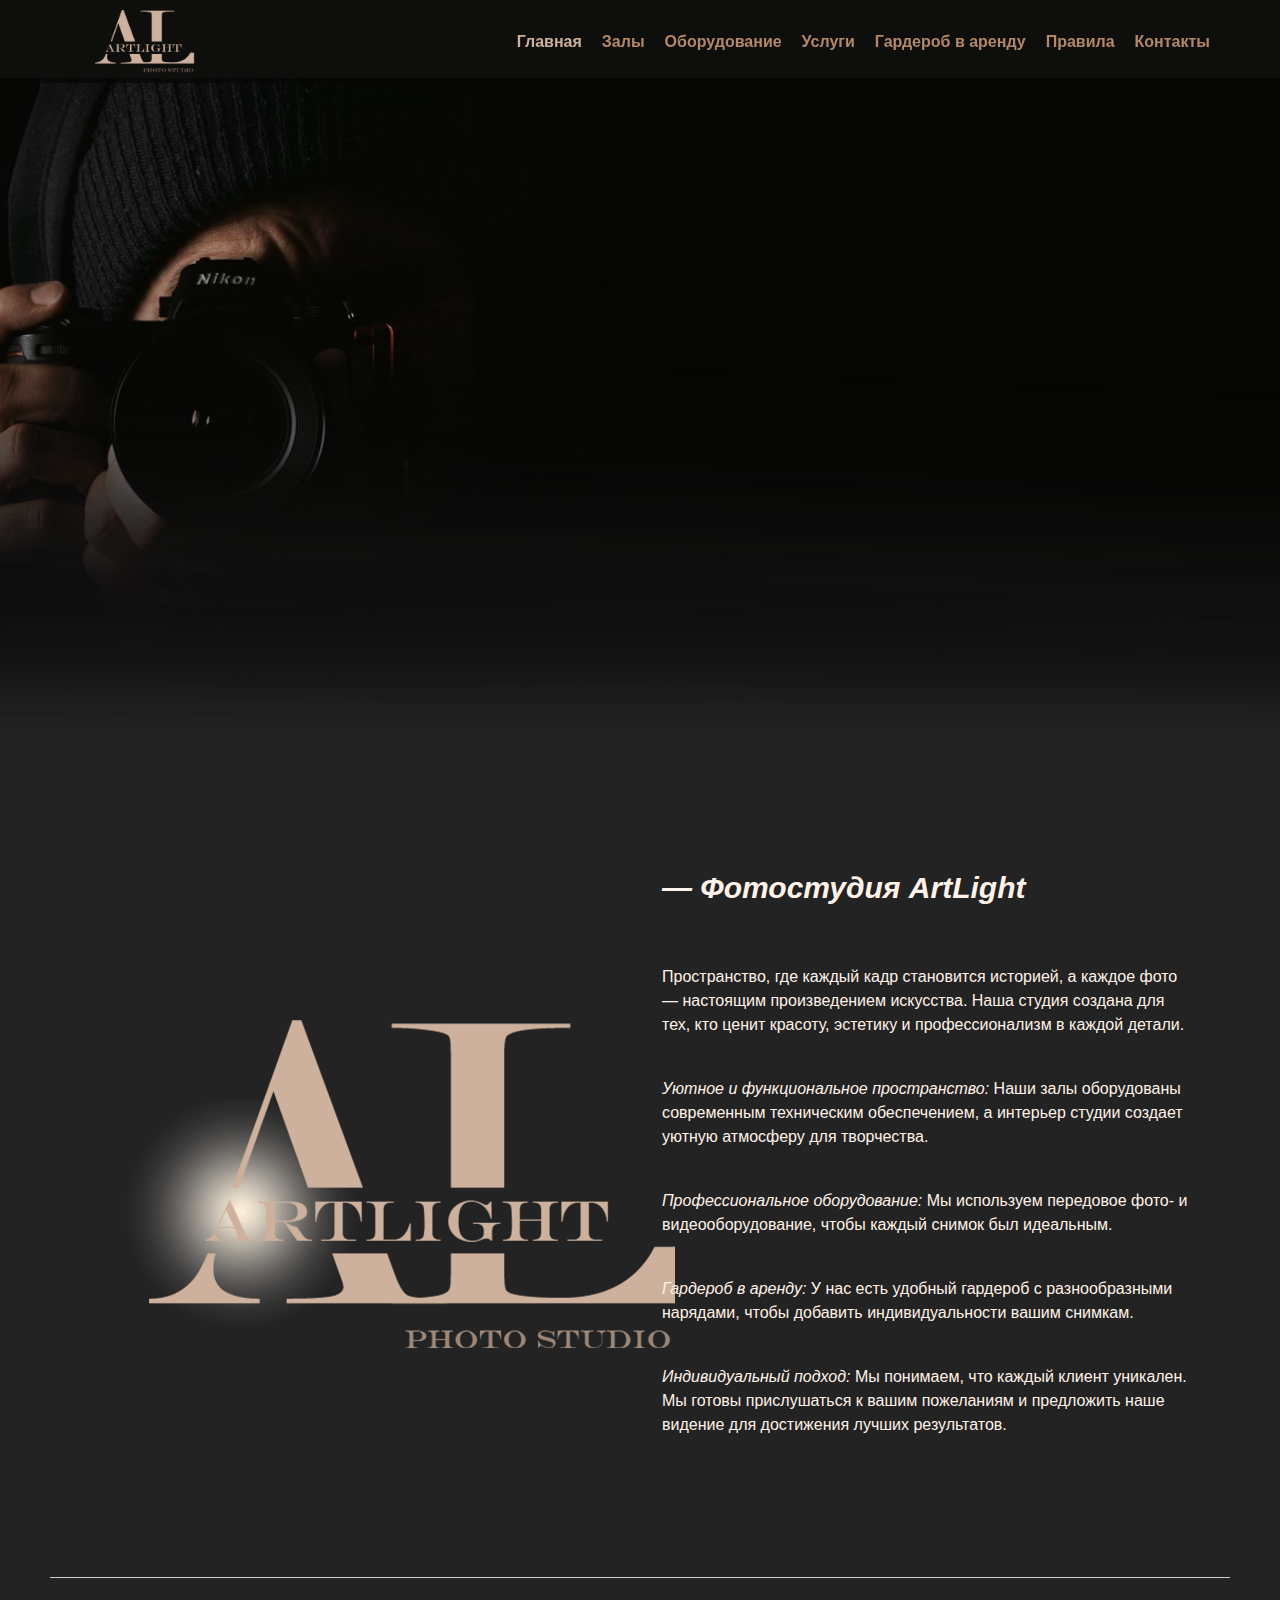
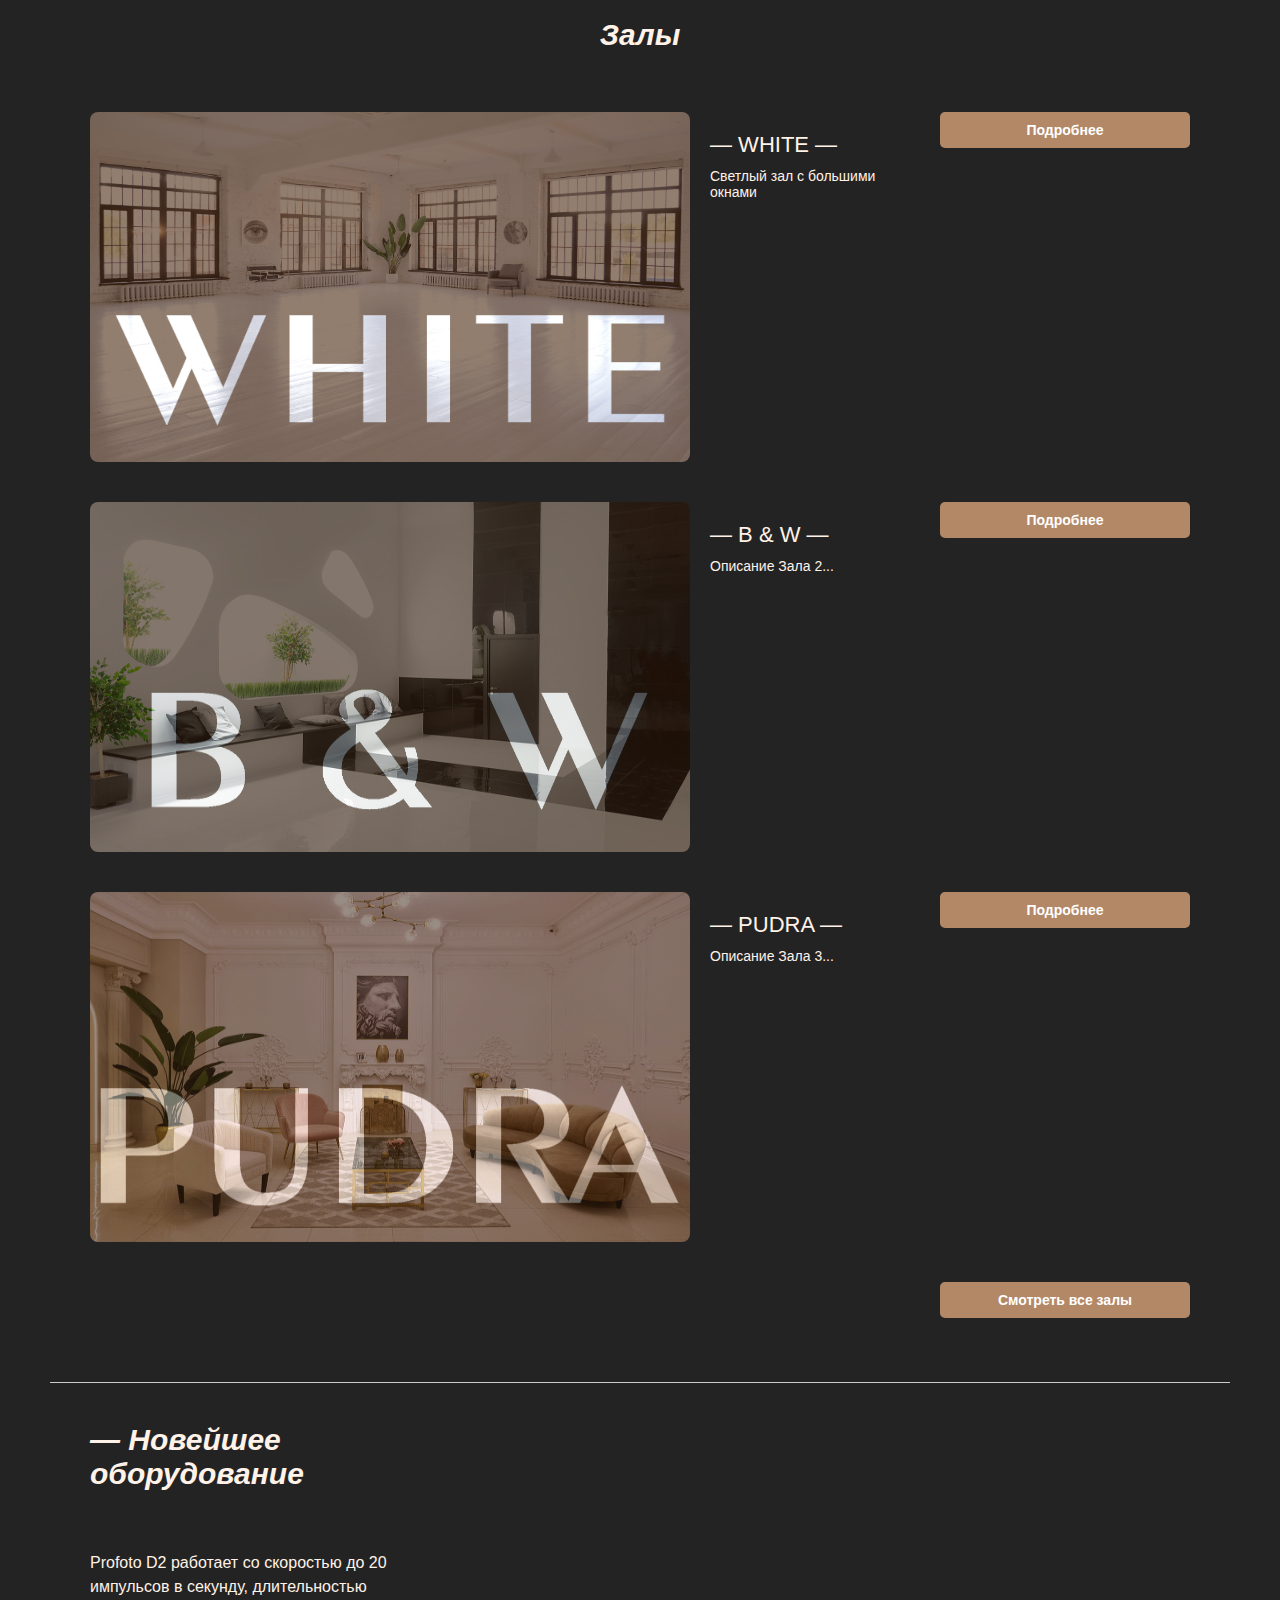
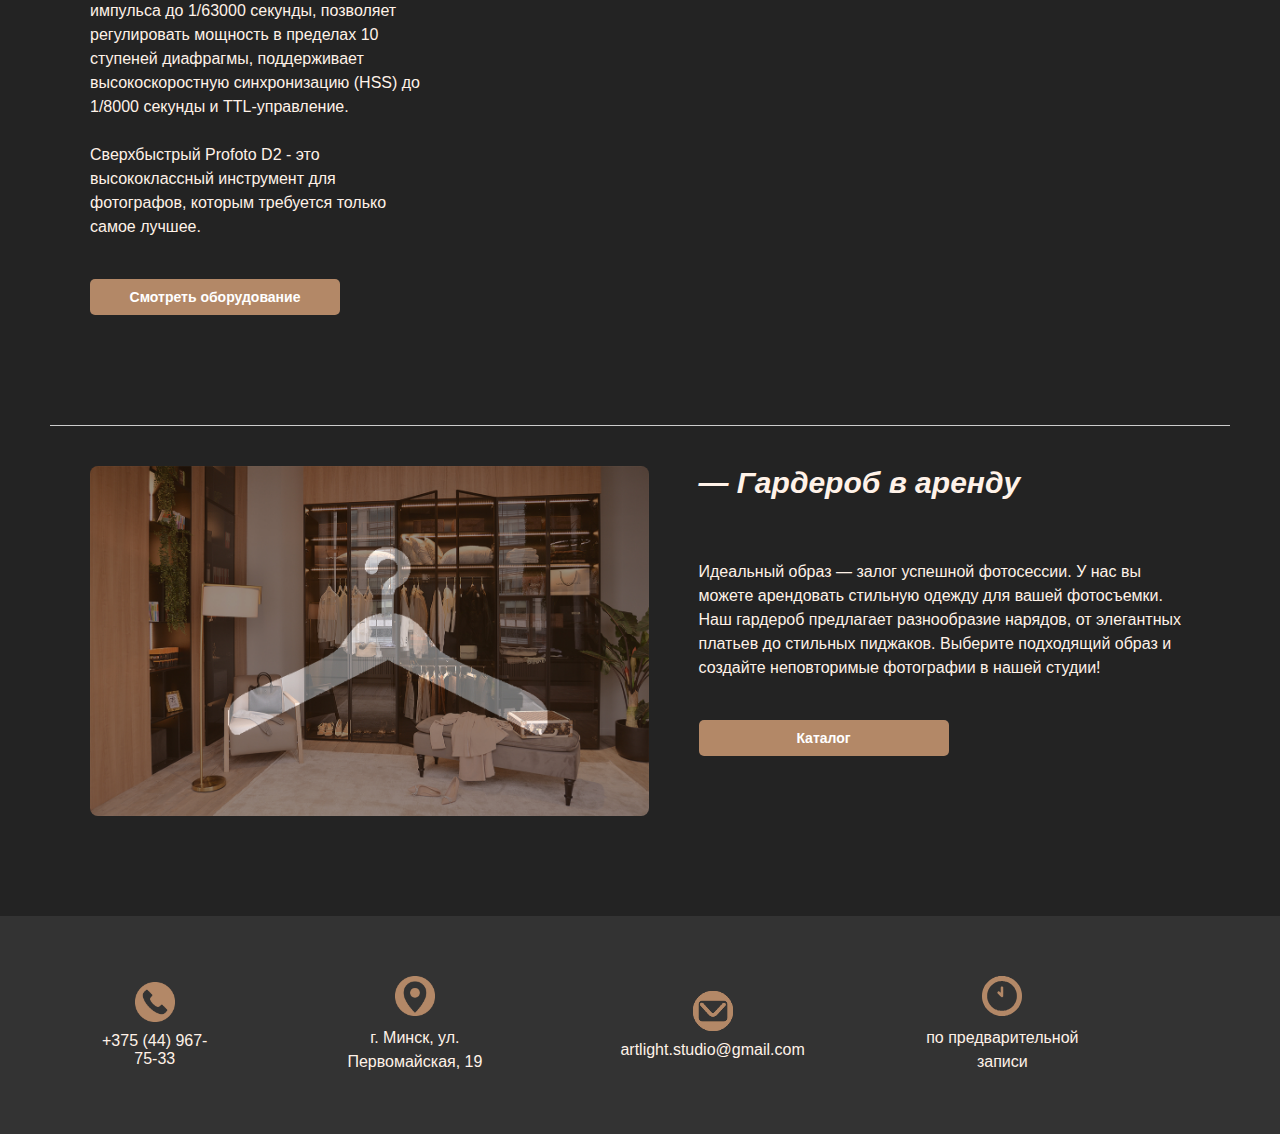
<file: index.html>
<!DOCTYPE html>
<html lang="en">

<head>
    <meta charset="UTF-8">
    <meta name="viewport" content="width=device-width, initial-scale=1.0">
    <title>Фотостудия ArtLight</title>
    <link rel="stylesheet" href="css/styles.css">
    <link rel="icon" type="image/png" href="image/fav.png">

</head>

<body>

    <header>
        <div class="logo"><img src="image/logo.png" alt="Лого"></div>
        <nav>
            <div class="burger-menu">
                <div class="line"></div>
                <div class="line"></div>
                <div class="line"></div>
            </div>
            <ul class="menu-list">
                <li class="active"><a href="index.html">Главная</a></li>    
                <li><a href="#halls">Залы</a></li>
                <li><a href="equipment.html">Оборудование</a></li>
                <li><a href="services.html">Услуги</a></li>
                <li><a href="wardrobe_for_rent.html">Гардероб в аренду</a></li>
                <li><a href="rules.html">Правила</a></li>
                <li><a href="contacts.html">Контакты</a></li>
            </ul>
        </nav>
    </header>
    

    <section id="home">
        <div class="background-image"></div>
        <div class="left-block"></div>
        <div class="right-block">
            <div class="main-text">
                <p>ПРОФЕССИОНАЛЬНЫЕ</p>
                <h2>ИНТЕРЬЕРНЫЕ ФОТОСТУДИИ</h2>
                <h3>Дизайнерская мебель, фактурные стены</h3>
                <h3>и максимум света</h3>
            </div>
        </div>
    </section>


    <div class = "container">

    <section class="about">
        <div class="logo-block"> <img src="image/1.png" alt="ArtLight_logo"></div>
        <div class="text-block">
            <h2>— Фотостудия ArtLight</h2>
            <p>Пространство, где каждый кадр становится историей, а каждое фото — настоящим произведением искусства. Наша студия создана для тех, кто ценит красоту, эстетику и профессионализм в каждой детали. </p> 
           
            <p><i>Уютное и функциональное пространство:</i> Наши залы оборудованы современным техническим обеспечением, а интерьер студии создает уютную атмосферу для творчества.</p>
            <p><i>Профессиональное оборудование:</i> Мы используем передовое фото- и видеооборудование, чтобы каждый снимок был идеальным.</p>
            <p><i>Гардероб в аренду:</i> У нас есть удобный гардероб с разнообразными нарядами, чтобы добавить индивидуальности вашим снимкам.</p>
            <p><i>Индивидуальный подход:</i> Мы понимаем, что каждый клиент уникален. Мы готовы прислушаться к вашим пожеланиям и предложить наше видение для достижения лучших результатов.</p>
        </div>
    </section>

   
    <section id="halls">
        <h2>Залы</h2>
    
        <div class="hall">
            <div class="hall-image">
                <div class="image-container">
                    <img class="main-image" src="image/white/1.png" alt="Основное изображение">
                    <img class="hover-image" src="image/white/1.jpg" alt="Изображение при наведении">
                </div>
            </div>
            <div class="hall-details">
                <h3>— WHITE —</h3>
                <p>Светлый зал с большими окнами</p>
            </div>
            <div class="hall-button">
                <a href="halls/white_hall.html"><button>Подробнее</button></a>
            </div>
        </div>
    
        <div class="hall">
            <div class="hall-image">
                <div class="image-container">
                    <img class="main-image" src="image/b&w/bw.jpg" alt="Основное изображение">
                    <img class="hover-image" src="image/b&w/1.jpg" alt="Изображение при наведении">
                </div>
            </div>
            <div class="hall-details">
                <h3>— B & W —</h3>
                <p>Описание Зала 2...</p>
            </div>
            <div class="hall-button">
                <a href="halls/white_hall.html"><button>Подробнее</button></a>
            </div>
        </div>
    
        <div class="hall">
            <div class="hall-image">
                <div class="image-container">
                    <img class="main-image" src="image/pudra/pudra.png" alt="Основное изображение">
                    <img class="hover-image" src="image/pudra/pudra.jpg" alt="Изображение при наведении">
                </div>
            </div>
            <div class="hall-details">
                <h3>— PUDRA — </h3>
                <p>Описание Зала 3...</p>
            </div>
            <div class="hall-button">
                <a href="halls/white_hall.html"><button>Подробнее</button></a>
            </div>
            
        </div>

        <div class="view-all-halls-button">
            <a href="all_halls.html"><button>Смотреть все залы</button></a>
        </div>
    </section>
    


    <section class="equipment">
        <div class="text-block">
            <h2>—  Новейшее оборудование</h2>
            <p>Profoto D2 работает со скоростью до 20 импульсов в секунду, длительностью импульса до 1/63000 секунды, позволяет регулировать мощность в пределах 10 ступеней диафрагмы, поддерживает высокоскоростную синхронизацию (HSS) до 1/8000 секунды и TTL-управление.</br>
                </br>Сверхбыстрый Profoto D2 - это высококлассный инструмент для фотографов, которым требуется только самое лучшее.</p>
            <a href="equipment.html"><button>Смотреть оборудование</button></a>
        </div>
        <div class="image-block">                
            <img src="image/flash_d2.svg" alt="Оборудование">
        </div>
    </section>

    <section class="wardrobe">
<div class="image-container">
    <img class="main-image" src="image/wardrobe.jpg" alt="Основное изображение">
    <img class="hover-image" src="image/wardrobe2.jpg" alt="Изображение при наведении">
</div>
        <div class="text-block">
        <h2>—  Гардероб в аренду</h2>
        <p>Идеальный образ — залог успешной фотосессии. У нас вы можете арендовать стильную одежду
            для вашей фотосъемки. Наш гардероб предлагает разнообразие нарядов, от элегантных
            платьев до стильных пиджаков. Выберите подходящий образ и создайте неповторимые
            фотографии в нашей студии!</p>
            <a href="wardrobe_for_rent.html "><button>Каталог</button></a>
    </div>
</section>
</div>
  
  
  
<footer>
    <div class="contact-info">
      <div class="info-item">
        <img src="icons/phone.svg" alt="Телефон">
        <a href="tel:375449677533" class="item-getintouch">+375 (44) 967-75-33</a>
      </div>
      <div class="info-item">
        <img src="icons/map.svg" alt="Адрес">
        <p>г. Минск, ул. Первомайская, 19</p>
      </div>
      <div class="info-item">
        <img src="icons/mail.svg" alt="Email">

        <a href="mailto:artlight.studio@gmail.com" class="item-getintouch">artlight.studio@gmail.com</a>
       

      </div>
      <div class="info-item">
        <img src="icons/time.svg" alt="Время работы">
        <p>по предварительной записи</p>
      </div>
    </div>
  </footer>
  <script>
    window.addEventListener("scroll", function() {
  var equipmentSection = document.querySelector('.equipment');
  var equipmentSectionTop = equipmentSection.offsetTop;
  var equipmentSectionHeight = equipmentSection.clientHeight;
  var scrollPosition = window.scrollY;

  if (scrollPosition >= equipmentSectionTop - window.innerHeight + equipmentSectionHeight / 2) {
    document.querySelector('.image-block').classList.add('animate');
    window.removeEventListener("scroll", arguments.callee); 
  }
});
document.addEventListener('DOMContentLoaded', function() {
    const burgerMenu = document.querySelector('.burger-menu');
    const navMenu = document.querySelector('nav ul');

    burgerMenu.addEventListener('click', function() {
        burgerMenu.classList.toggle('active');
        navMenu.classList.toggle('active');
    });
});

</script>
</body>

</html>
</file>
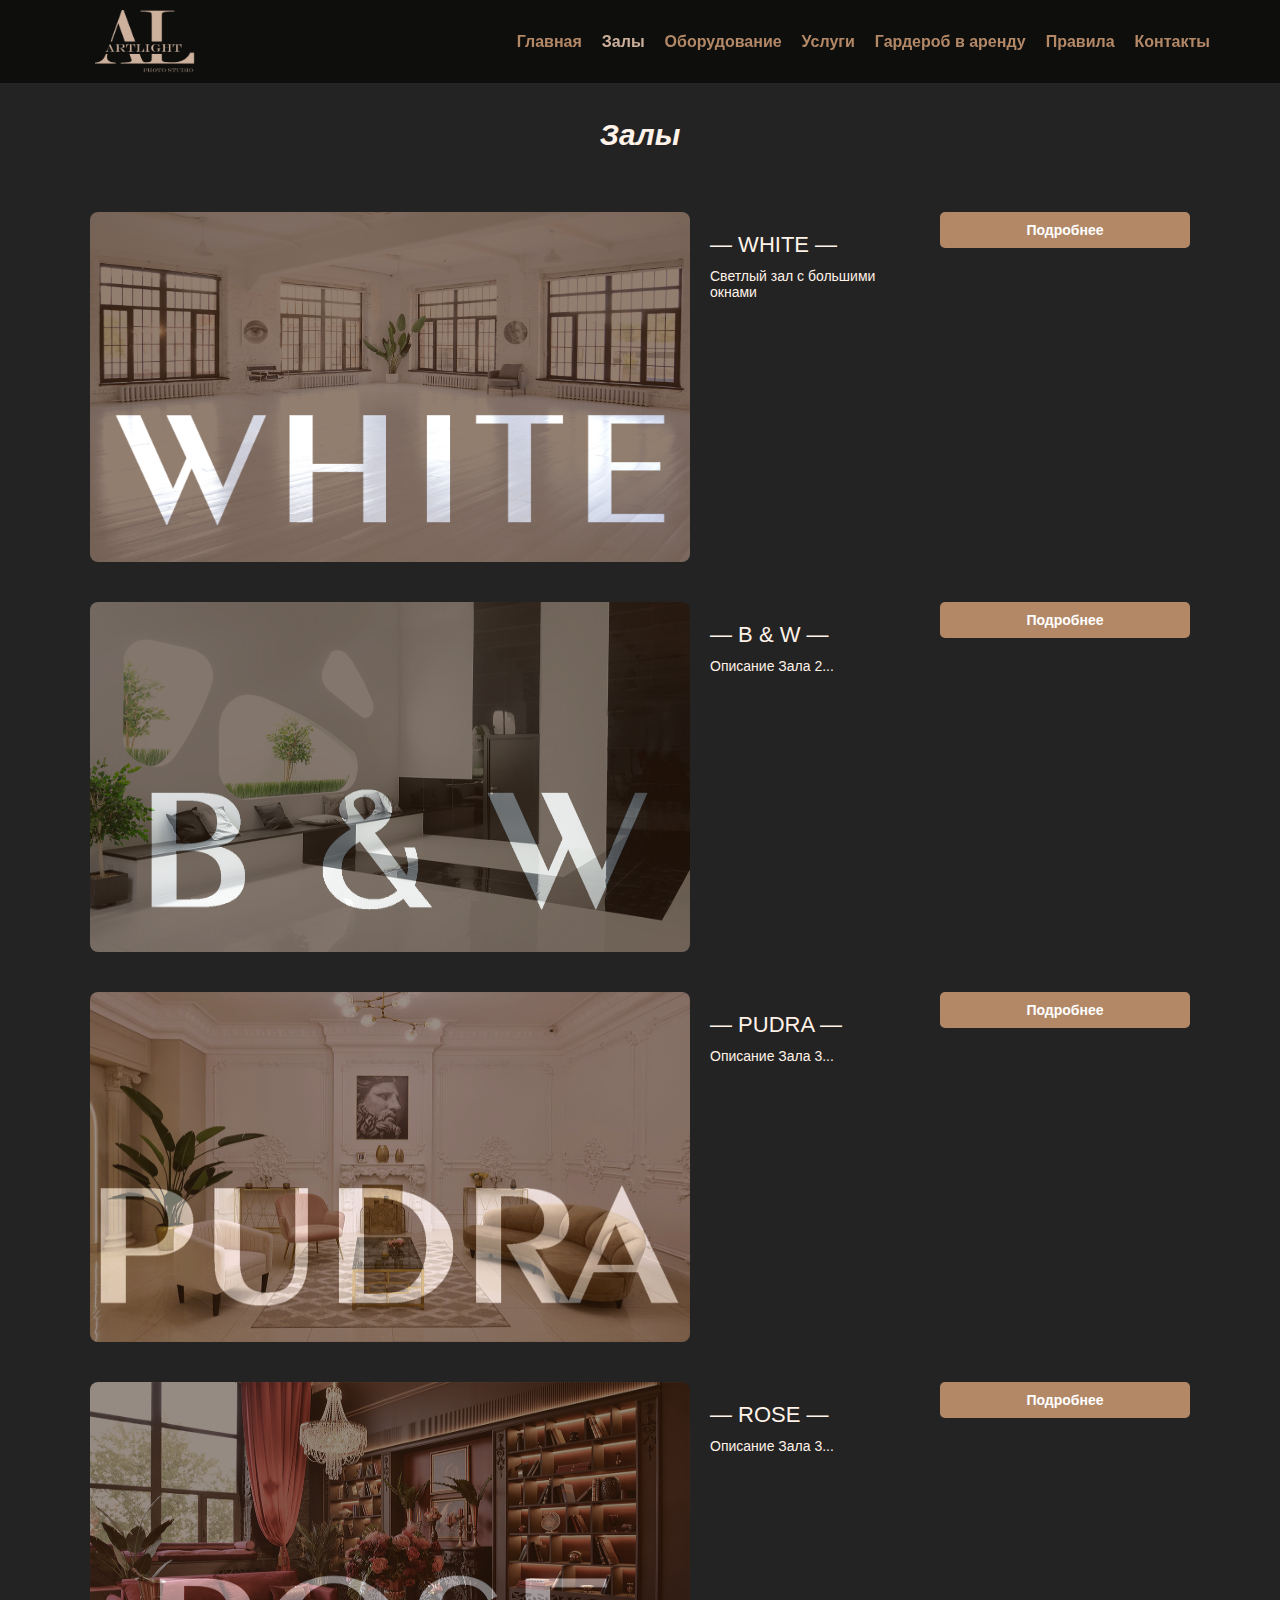
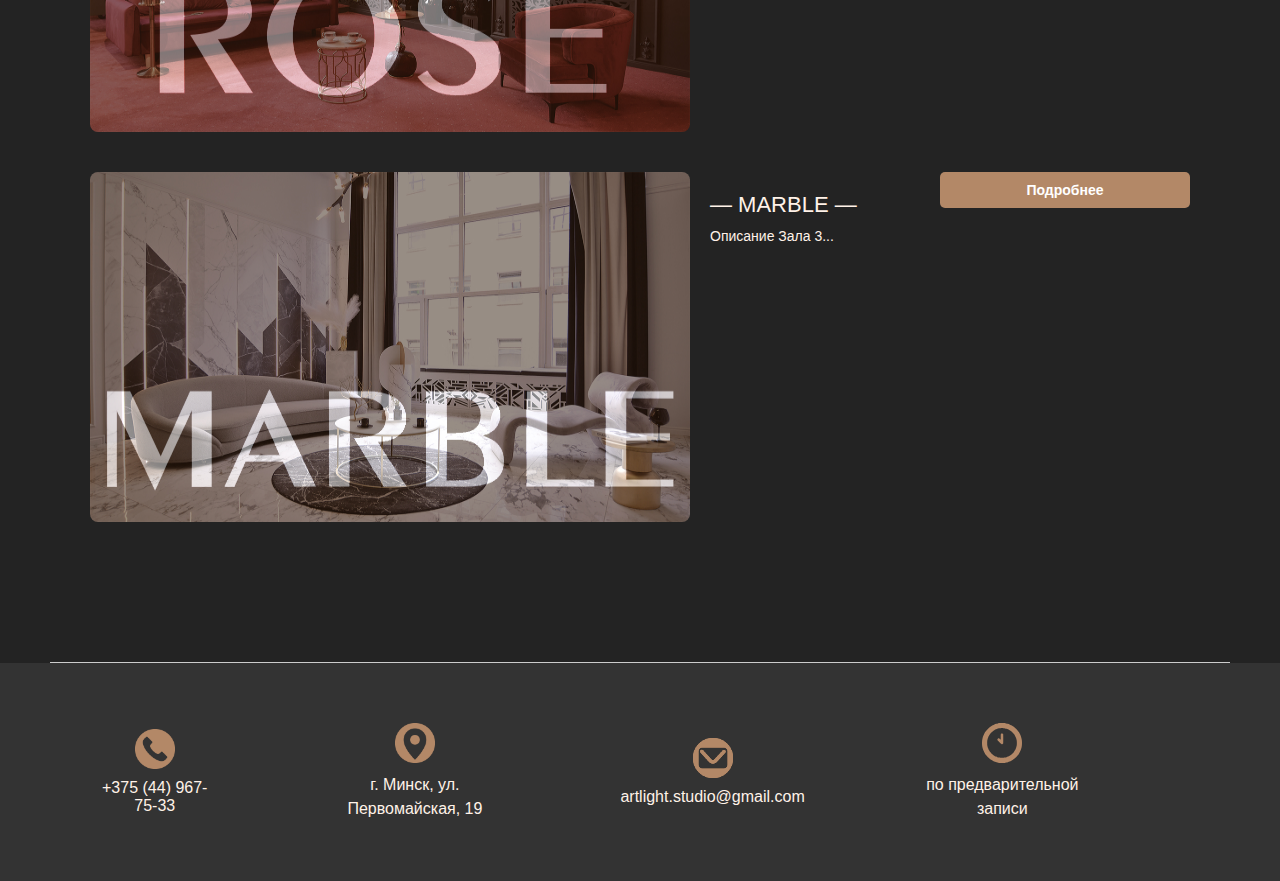
<file: all_halls.html>
<!DOCTYPE html>
<html lang="en">

<head>
    <meta charset="UTF-8">
    <meta name="viewport" content="width=device-width, initial-scale=1.0">
    <title>Фотостудия ArtLight</title>
    <link rel="icon" type="image/png" href="image/fav.png">
    <link rel="stylesheet" href="css/styles.css">
</head>

<body>
    <header>
        <div class="logo"><img src="image/logo.png" alt="Лого"></div>
        <nav>
            <div class="burger-menu">
                <div class="line"></div>
                <div class="line"></div>
                <div class="line"></div>
            </div>
            <ul class="menu-list">
                <li><a href="index.html">Главная</a></li>    
                <li class="active"><a href="all_halls.html">Залы</a></li>
                <li><a href="equipment.html">Оборудование</a></li>
                <li><a href="services.html">Услуги</a></li>
                <li><a href="wardrobe_for_rent.html">Гардероб в аренду</a></li>
                <li><a href="rules.html">Правила</a></li>
                <li><a href="contacts.html">Контакты</a></li>
            </ul>
        </nav>
    </header>  
    

    <div class = "container">
  
        <section id="halls">
            <h2>Залы</h2>
        
            <div class="hall">
                <div class="hall-image">
                    <div class="image-container">
                        <img class="main-image" src="image/white/1.png" alt="Основное изображение">
                        <img class="hover-image" src="image/white/1.jpg" alt="Изображение при наведении">
                    </div>
                </div>
                <div class="hall-details">
                    <h3>— WHITE —</h3>
                    <p>Светлый зал с большими окнами</p>
                </div>
                <div class="hall-button">
                    <a href="halls/white_hall.html"><button>Подробнее</button></a>
                </div>
            </div>
        
            <div class="hall">
                <div class="hall-image">
                    <div class="image-container">
                        <img class="main-image" src="image/b&w/bw.jpg" alt="Основное изображение">
                        <img class="hover-image" src="image/b&w/1.jpg" alt="Изображение при наведении">
                    </div>
                </div>
                <div class="hall-details">
                    <h3>— B & W —</h3>
                    <p>Описание Зала 2...</p>
                </div>
                <div class="hall-button">
                    <a href="halls/white_hall.html"><button>Подробнее</button></a>
                </div>
            </div>
        
            <div class="hall">
                <div class="hall-image">
                    <div class="image-container">
                        <img class="main-image" src="image/pudra/pudra.png" alt="Основное изображение">
                        <img class="hover-image" src="image/pudra/pudra.jpg" alt="Изображение при наведении">
                    </div>
                </div>
                <div class="hall-details">
                    <h3>— PUDRA — </h3>
                    <p>Описание Зала 3...</p>
                </div>
                <div class="hall-button">
                    <a href="halls/white_hall.html"><button>Подробнее</button></a>
                </div>
            </div>

            <div class="hall">
                <div class="hall-image">
                    <div class="image-container">
                        <img class="main-image" src="image/rose/rose.jpg" alt="Основное изображение">
                        <img class="hover-image" src="image/rose/1.jpg" alt="Изображение при наведении">
                    </div>
                </div>
                <div class="hall-details">
                    <h3>— ROSE — </h3>
                    <p>Описание Зала 3...</p>
                </div>
                <div class="hall-button">
                    <a href="halls/white_hall.html"><button>Подробнее</button></a>
                </div>
            </div>

            <div class="hall">
                <div class="hall-image">
                    <div class="image-container">
                        <img class="main-image" src="image/marble/marble.jpg" alt="Основное изображение">
                        <img class="hover-image" src="image/marble/1.jpg" alt="Изображение при наведении">
                    </div>
                </div>
                <div class="hall-details">
                    <h3>— MARBLE — </h3>
                    <p>Описание Зала 3...</p>
                </div>
                <div class="hall-button">
                    <a href="halls/white_hall.html"><button>Подробнее</button></a>
                </div>
            </div>


        
           
    </section>
    

  </div>

  <footer>
    <div class="contact-info">
      <div class="info-item">
        <img src="icons/phone.svg" alt="Телефон">
        <a href="tel:375449677533" class="item-getintouch">+375 (44) 967-75-33</a>
      </div>
      <div class="info-item">
        <img src="icons/map.svg" alt="Адрес">
        <p>г. Минск, ул. Первомайская, 19</p>
      </div>
      <div class="info-item">
        <img src="icons/mail.svg" alt="Email">

        <a href="mailto:artlight.studio@gmail.com" class="item-getintouch">artlight.studio@gmail.com</a>
       

      </div>
      <div class="info-item">
        <img src="icons/time.svg" alt="Время работы">
        <p>по предварительной записи</p>
      </div>
    </div>
  </footer>
  <script src="js/b_menu.js">  </script>

</body>

</html>
</file>
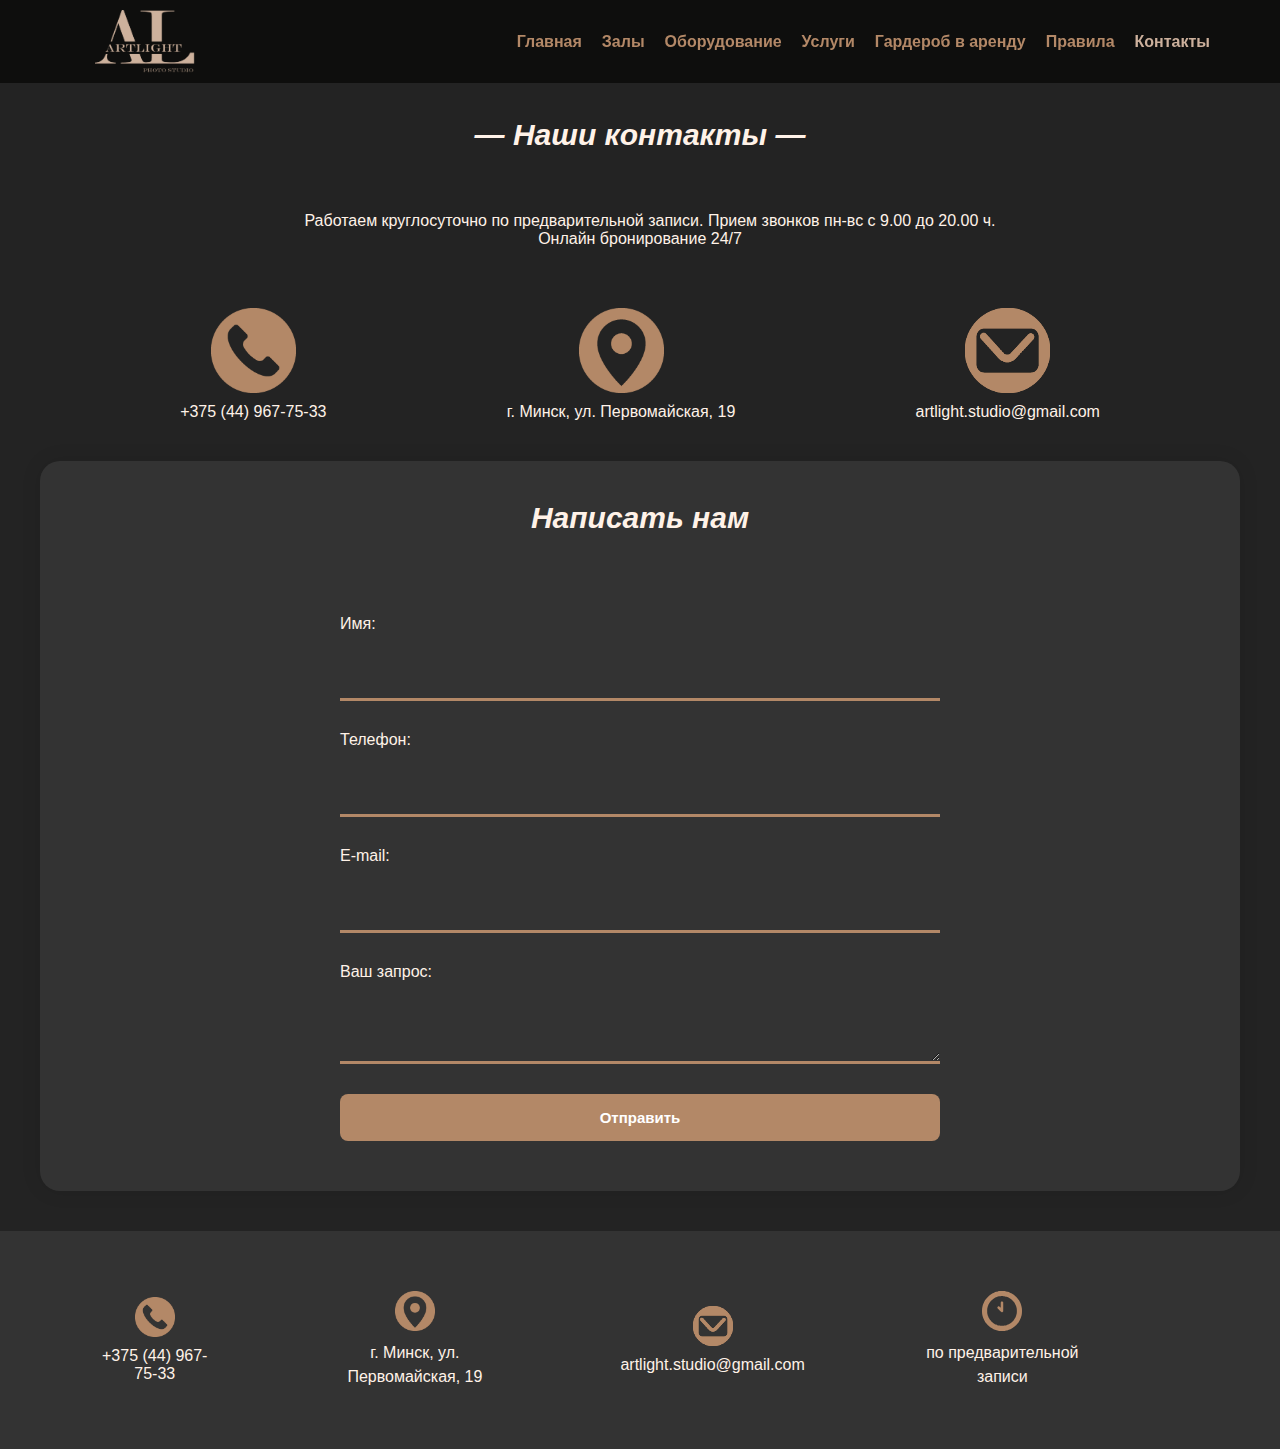
<file: contacts.html>
<!DOCTYPE html>
<html lang="en">

<head>
    <meta charset="UTF-8">
    <meta name="viewport" content="width=device-width, initial-scale=1.0">
    <title>Фотостудия ArtLight - Контакты</title>
    <link rel="stylesheet" href="css/styles.css"> 
    <link rel="icon" type="image/png" href="image/fav.png">

</head>

<body>
    <header>
        <div class="logo"><img src="image/logo.png" alt="Лого"></div>
        <nav>
            <div class="burger-menu">
                <div class="line"></div>
                <div class="line"></div>
                <div class="line"></div>
            </div>
            <ul class="menu-list">
                <li><a href="index.html">Главная</a></li>    
                <li><a href="all_halls.html">Залы</a></li>
                <li><a href="equipment.html">Оборудование</a></li>
                <li><a href="services.html">Услуги</a></li>
                <li><a href="wardrobe_for_rent.html">Гардероб в аренду</a></li>
                <li><a href="rules.html">Правила</a></li>
                <li class="active"><a href="contacts.html">Контакты</a></li>
            </ul>
        </nav>
    </header>  

    
    <div class="container"> 
    <section id="contacts">
        <h2>— Наши контакты —</h2>

        <div class="sub_info">
        <p>
             Работаем круглосуточно по предварительной записи. Прием звонков пн-вс с 9.00 до 20.00 ч.</br> Онлайн бронирование 24/7
        </p>
    </div>
      
            
    <div class="contact-container">
        <div class="contact-block">
            <div class="contact-icon">  <img src="icons/phone.svg" alt=""></div>
           
              
        <a href="tel:375449677533" class="item-getintouch">+375 (44) 967-75-33</a><br>
        </div>
        <div class="contact-block">
            <div class="contact-icon"><img src="icons/map.svg" alt=""></div>
            <div class="contact-text">г. Минск, ул. Первомайская, 19</div>
        </div>
        <div class="contact-block">
            <div class="contact-icon"><img src="icons/mail.svg" alt=""></div>
            <a href="mailto:artlight.studio@gmail.com" class="item-getintouch">artlight.studio@gmail.com</a>

        </div>
    </div>


    </section>
</div>
    <section id="contact-form">
        <h2>Написать нам</h2>
        <form>
            <label for="name">Имя:</label>
            <input type="text" id="name" name="name" required>

            <label for="phone">Телефон:</label>
            <input type="tel" id="phone" name="phone" required>

            <label for="email">E-mail:</label>
            <input type="email" id="email" name="email" required>

            <label for="message">Ваш запрос:</label>
            <textarea id="message" name="message" required></textarea>

            <button type="submit">Отправить</button>
        </form>
    </section>

    <footer>
        <div class="contact-info">
          <div class="info-item">
            <img src="icons/phone.svg" alt="Телефон">
            <a href="tel:375449677533" class="item-getintouch">+375 (44) 967-75-33</a>
          </div>
          <div class="info-item">
            <img src="icons/map.svg" alt="Адрес">
            <p>г. Минск, ул. Первомайская, 19</p>
          </div>
          <div class="info-item">
            <img src="icons/mail.svg" alt="Email">
    
            <a href="mailto:artlight.studio@gmail.com" class="item-getintouch">artlight.studio@gmail.com</a>
           
    
          </div>
          <div class="info-item">
            <img src="icons/time.svg" alt="Время работы">
            <p>по предварительной записи</p>
          </div>
        </div>
      </footer>


      <script src="js/b_menu.js">  </script>


</body>

</html>
</file>
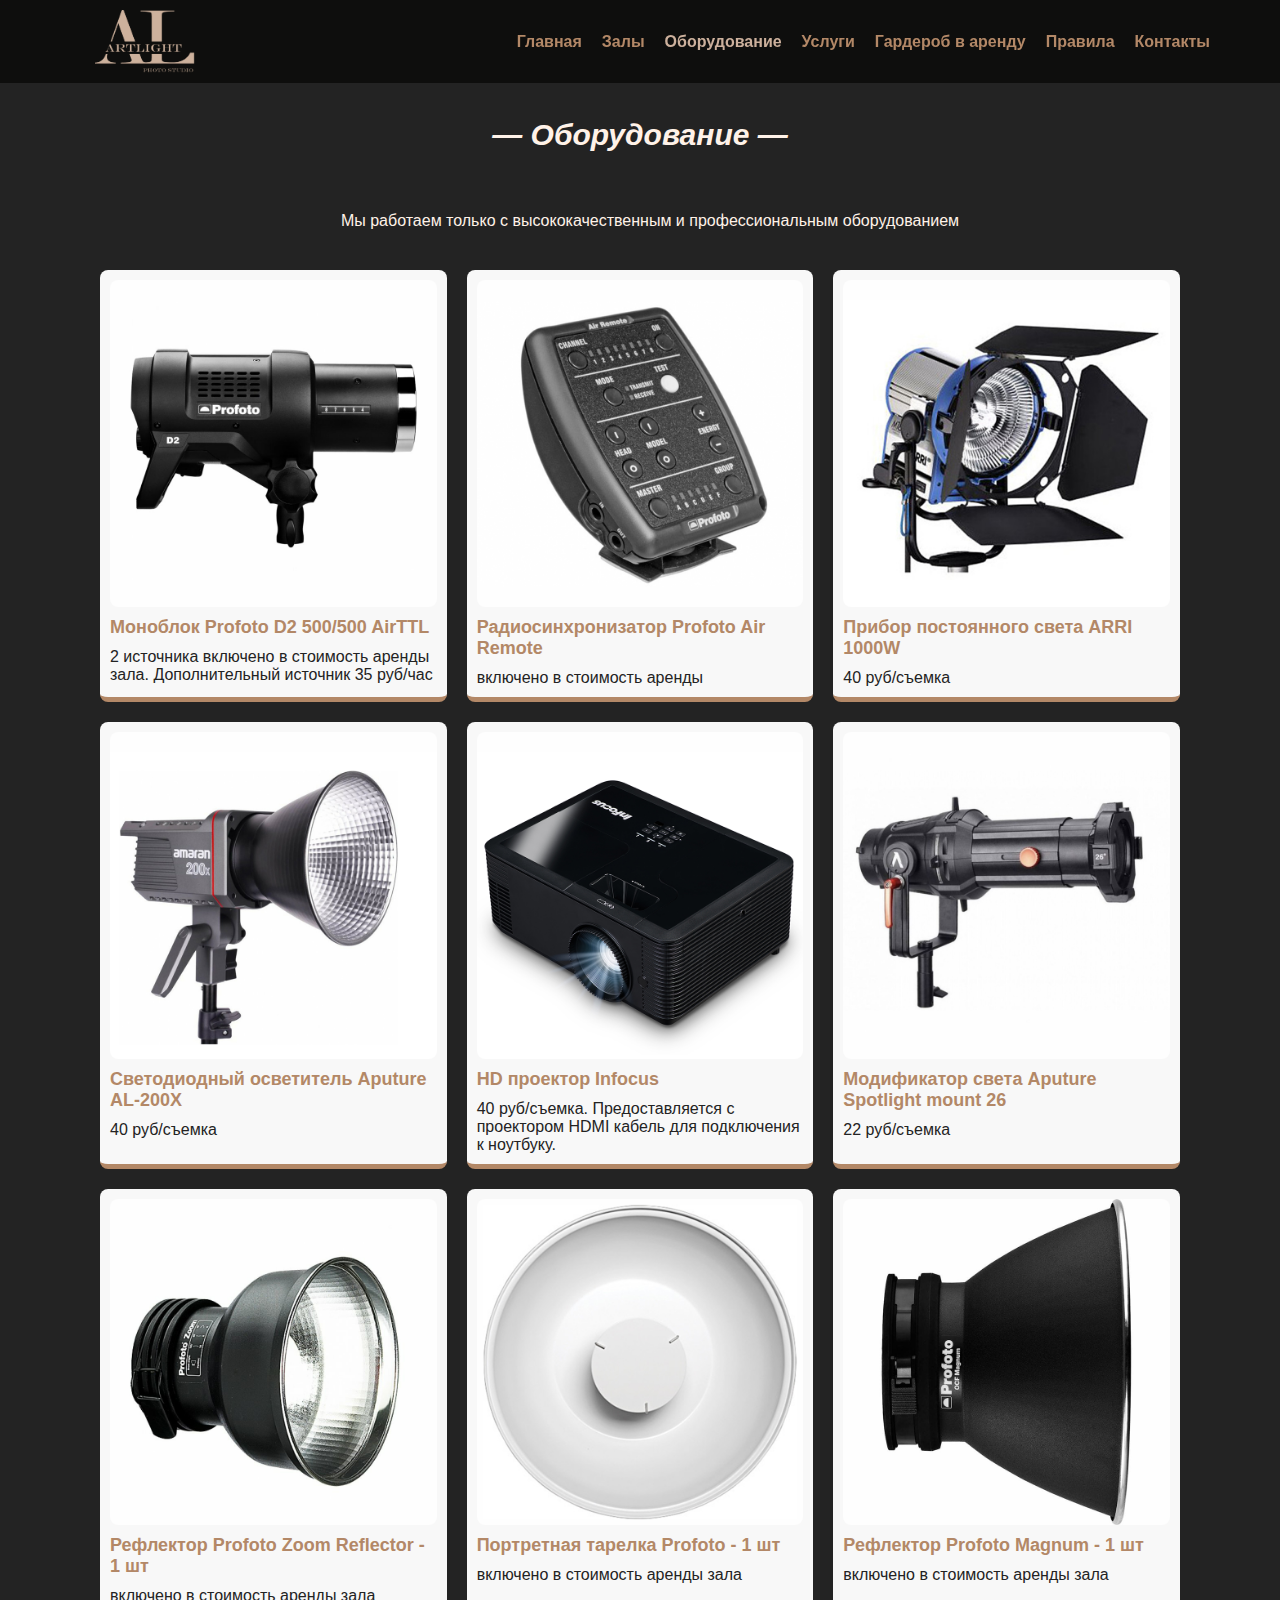
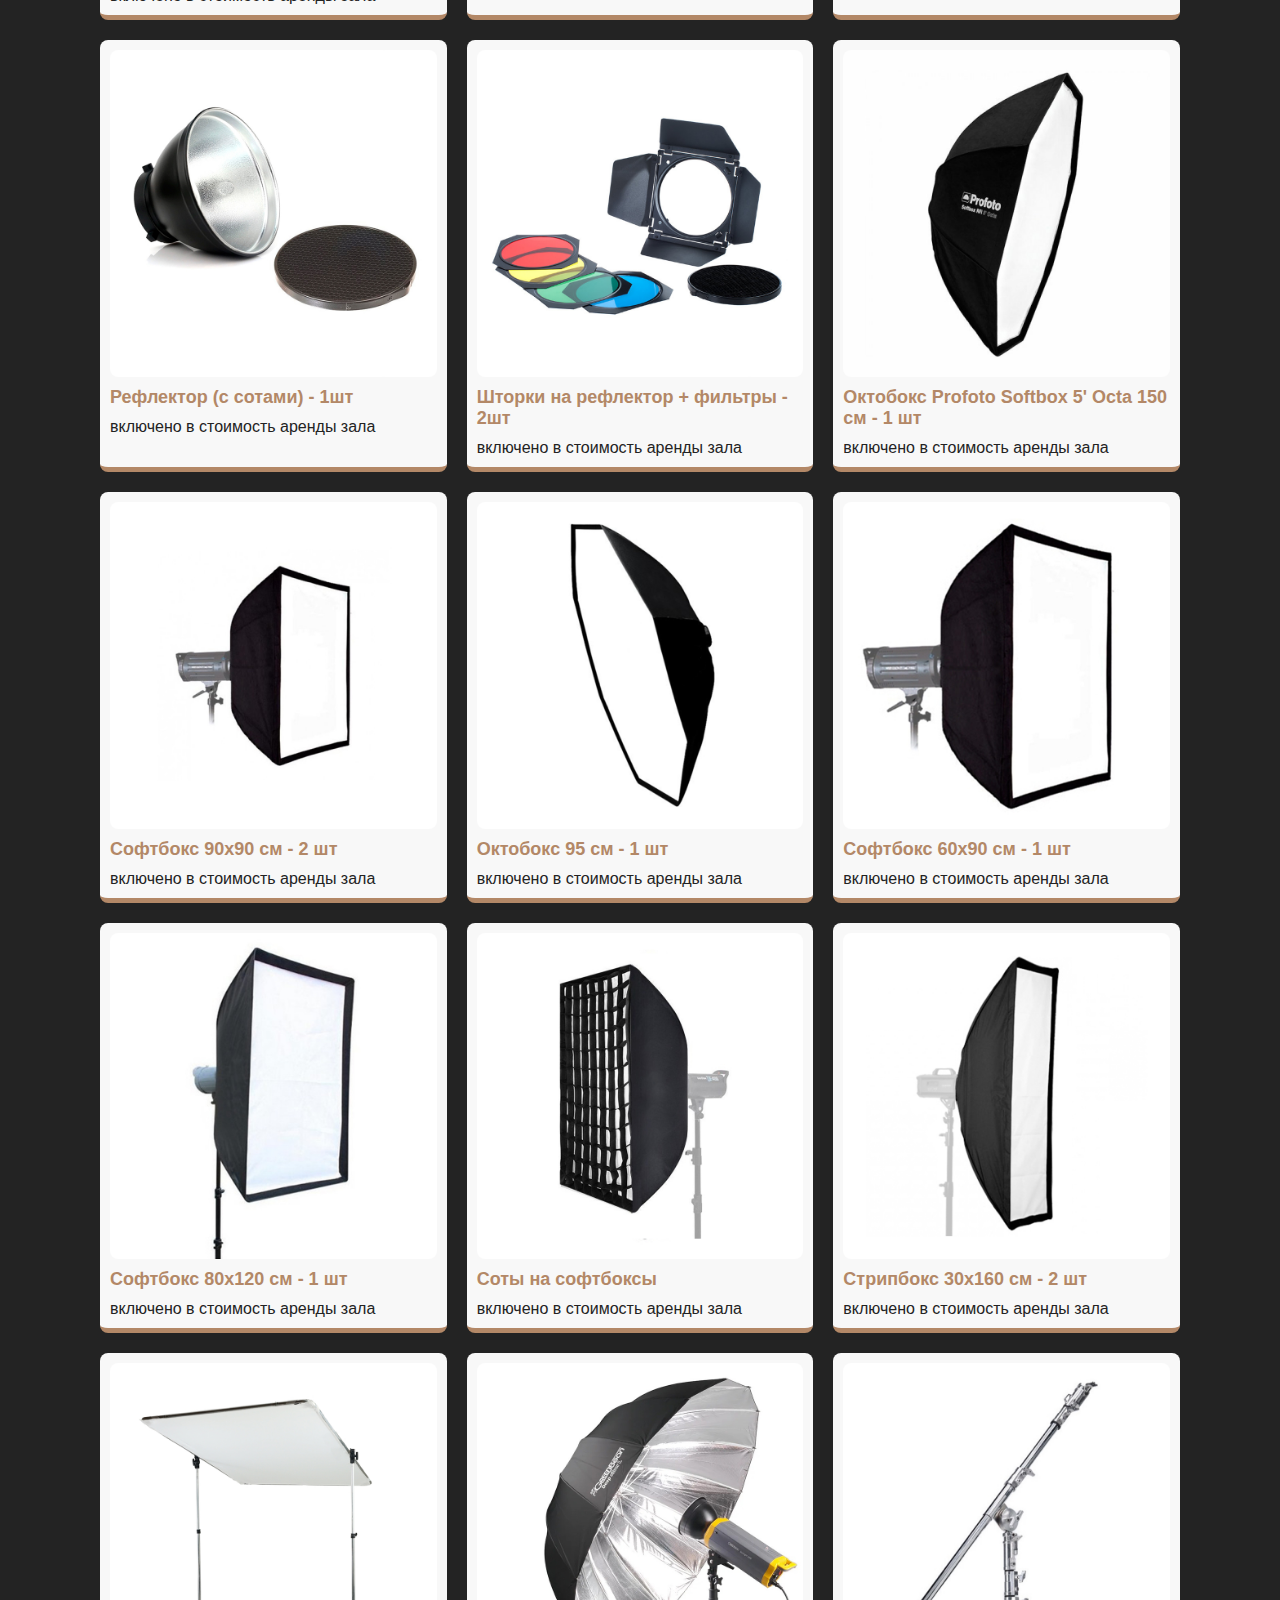
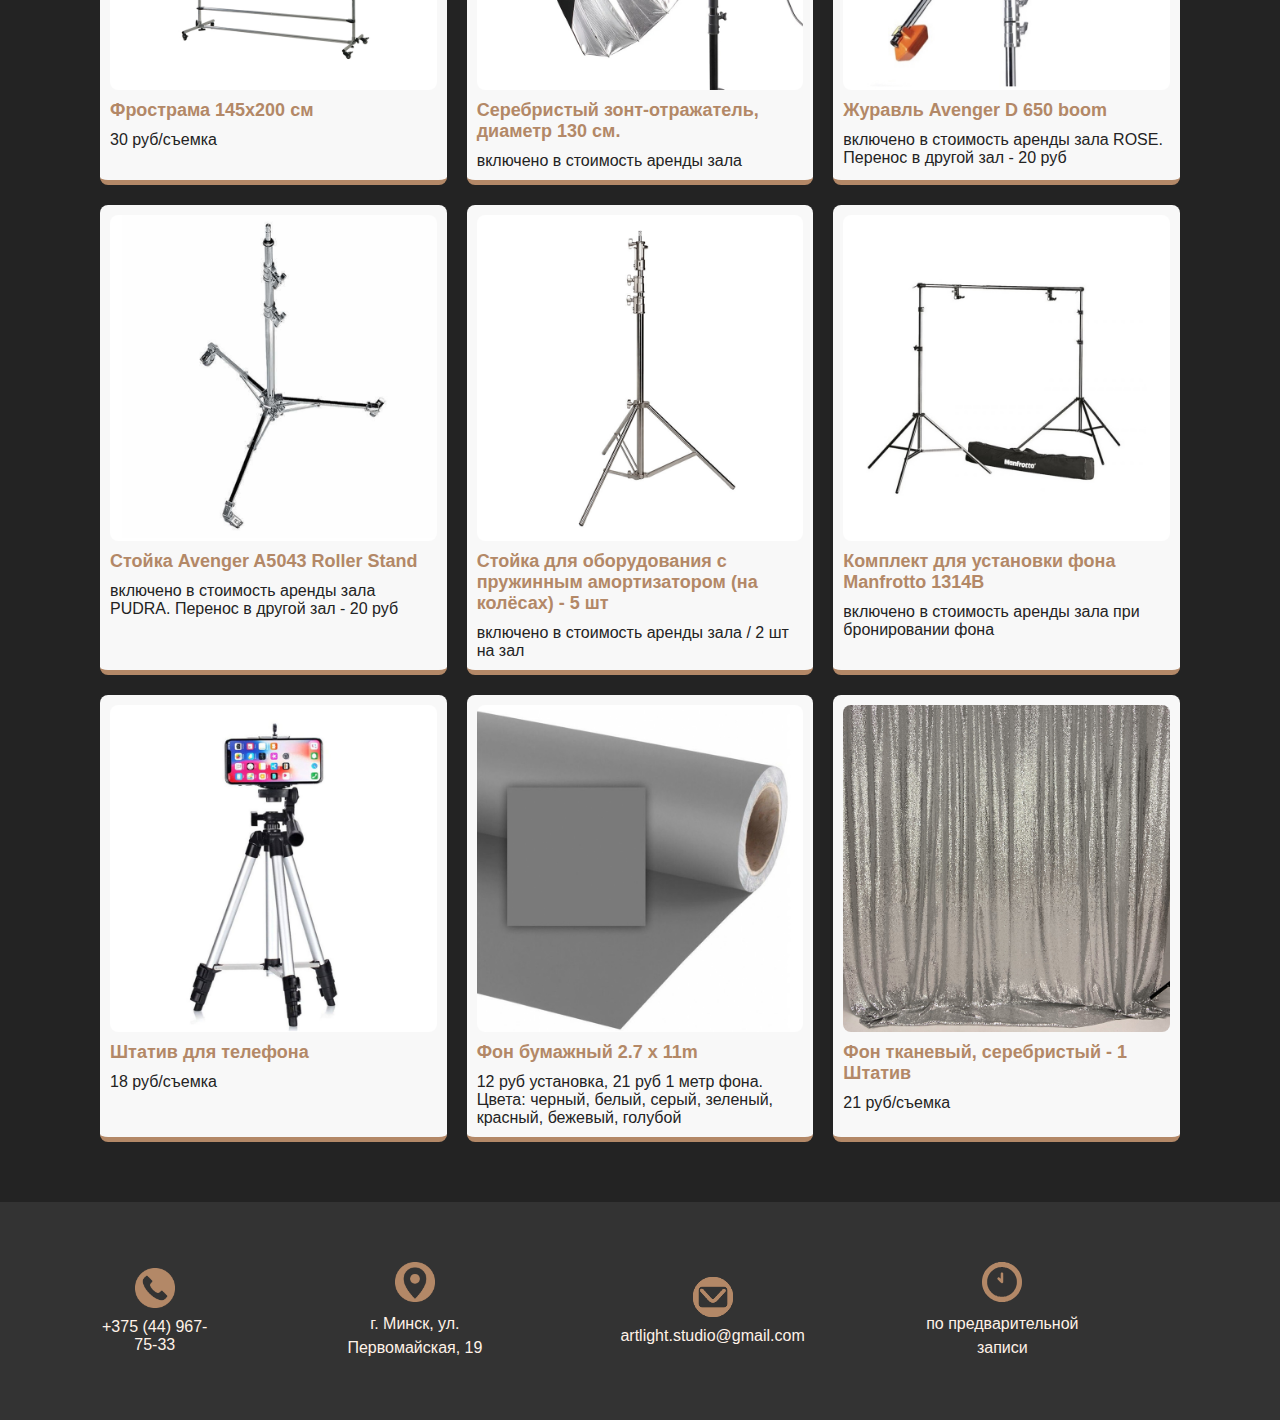
<file: equipment.html>
<!DOCTYPE html>
<html lang="en">

<head>
    <meta charset="UTF-8">
    <meta name="viewport" content="width=device-width, initial-scale=1.0">
    <title>Фотостудия ArtLight - Оборудование</title>
    <link rel="stylesheet" href="css/styles.css"> 
    <link rel="icon" type="image/png" href="image/fav.png">

</head>

<body>
    <header>
        <a href="index.html">
            <div class="logo">
                <img src="image/logo.png" alt="Лого">
            </div>
        </a> 
        <nav>
            <div class="burger-menu">
                <div class="line"></div>
                <div class="line"></div>
                <div class="line"></div>
            </div>
            <ul class="menu-list">
                <li ><a href="index.html">Главная</a></li>    
                <li><a href="all_halls.html">Залы</a></li>
                <li class="active"><a href="equipment.html">Оборудование</a></li>
                <li><a href="services.html">Услуги</a></li>
                <li><a href="wardrobe_for_rent.html">Гардероб в аренду</a></li>
                <li><a href="rules.html">Правила</a></li>
                <li><a href="contacts.html">Контакты</a></li>
            </ul>
        </nav>
    </header> 
    
    <div class="container">
    <section id="equipment">
        <h2>— Оборудование —</h2>

        <div class="sub_info">
        <p>
             Мы работаем только с высококачественным и профессиональным оборудованием
        </p>
    </div>
      
        <div class="gallery">
            <div class="equipment-item">
                <img src="image/equipment/1.jpg" alt="Оборудование 1">
                <h3>Моноблок Profoto D2 500/500 AirTTL</h3>
                <p>2 источника включено в стоимость аренды зала. Дополнительный источник 35 руб/час</p>
            </div>

            <div class="equipment-item">
                <img src="image/equipment/2.jpg" alt="Оборудование 2">
                <h3>Радиосинхронизатор Profoto Air Remote</h3>
                <p>включено в стоимость аренды</p>
            </div>

            <div class="equipment-item">
                <img src="image/equipment/3.jpg" alt="Оборудование 3">
                <h3>Прибор постоянного света ARRI 1000W</h3>
                <p>40 руб/съемка</p>
            </div>

            <div class="equipment-item">
                <img src="image/equipment/4.jpg" alt="Оборудование 4">
                <h3>Светодиодный осветитель Aputure AL-200X</h3>
                <p>40 руб/съемка</p>
            </div>

            <div class="equipment-item">
                <img src="image/equipment/5.jpg" alt="Оборудование 5">
                <h3>HD проектор Infocus</h3>
                <p>40 руб/съемка. Предоставляется с проектором HDMI кабель для подключения к ноутбуку. </p>
            </div>

            <div class="equipment-item">
                <img src="image/equipment/6.jpg" alt="Оборудование 6">
                <h3>Модификатор света Aputure Spotlight mount 26</h3>
                <p>22 руб/съемка</p>
            </div>

            <div class="equipment-item">
                <img src="image/equipment/7.jpg" alt="Оборудование 7">
                <h3>Рефлектор Profoto Zoom Reflector - 1 шт</h3>
                <p>включено в стоимость аренды зала</p>
            </div>

            <div class="equipment-item">
                <img src="image/equipment/8.jpg" alt="Оборудование 8">
                <h3>Портретная тарелка Profoto - 1 шт
                </h3>
                <p>включено в стоимость аренды зала</p>
            </div>

            <div class="equipment-item">
                <img src="image/equipment/9.jpg" alt="Оборудование 9">
                <h3>Рефлектор Profoto Magnum - 1 шт</h3>
                <p>включено в стоимость аренды зала</p>
            </div>

            <div class="equipment-item">
                <img src="image/equipment/10.jpg" alt="Оборудование 9">
                <h3>Рефлектор (с сотами) - 1шт</h3>
                <p>включено в стоимость аренды зала</p>
            </div>

            <div class="equipment-item">
                <img src="image/equipment/11.jpg" alt="Оборудование 9">
                <h3>Шторки на рефлектор + фильтры - 2шт</h3>
                <p>включено в стоимость аренды зала</p>
            </div>

            <div class="equipment-item">
                <img src="image/equipment/12.jpg" alt="Оборудование 9">
                <h3>Октобокс Profoto Softbox 5' Octa 150 см - 1 шт</h3>
                <p>включено в стоимость аренды зала</p>
            </div>

            <div class="equipment-item">
                <img src="image/equipment/13.jpg" alt="Оборудование 9">
                <h3>Софтбокс 90х90 см - 2 шт
                </h3>
                <p>включено в стоимость аренды зала</p>
            </div>

            <div class="equipment-item">
                <img src="image/equipment/14.jpg" alt="Оборудование 9">
                <h3>Октобокс 95 см - 1 шт
                </h3>
                <p>включено в стоимость аренды зала</p>
            </div>


            <div class="equipment-item">
                <img src="image/equipment/15.jpg" alt="Оборудование 9">
                <h3>Софтбокс 60х90 см - 1 шт
                </h3>
                <p>включено в стоимость аренды зала</p>
            </div>

            <div class="equipment-item">
                <img src="image/equipment/16.jpg" alt="Оборудование 9">
                <h3>Софтбокс 80х120 см - 1 шт</h3>
                <p>включено в стоимость аренды зала</p>
            </div>

            <div class="equipment-item">
                <img src="image/equipment/17.jpg" alt="Оборудование 9">
                <h3>Соты на софтбоксы</h3>
                <p>включено в стоимость аренды зала</p>
            </div>

            <div class="equipment-item">
                <img src="image/equipment/18.jpg" alt="Оборудование 9">
                <h3>Стрипбокс 30х160 см - 2 шт</h3>
                <p>включено в стоимость аренды зала</p>
            </div>

            <div class="equipment-item">
                <img src="image/equipment/19.jpg" alt="Оборудование 9">
                <h3>Фрострама 145х200 см</h3>
                <p>30 руб/съемка</p>
            </div>

            <div class="equipment-item">
                <img src="image/equipment/20.jpg" alt="Оборудование 9">
                <h3>Серебристый зонт-отражатель, диаметр 130 см.</h3>
                <p>включено в стоимость аренды зала</p>
            </div>

            <div class="equipment-item">
                <img src="image/equipment/21.jpg" alt="Оборудование 9">
                <h3>Журавль Avenger D 650 boom</h3>
                <p>включено в стоимость аренды зала ROSE. Перенос в другой зал - 20 руб</p>
            </div>


            <div class="equipment-item">
                <img src="image/equipment/22.jpg" alt="Оборудование 9">
                <h3>Стойка Avenger A5043 Roller Stand </h3>
                <p>включено в стоимость аренды зала PUDRA. Перенос в другой зал - 20 руб</p>
            </div>

            <div class="equipment-item">
                <img src="image/equipment/23.jpg" alt="Оборудование 9">
                <h3>Стойка для оборудования с пружинным амортизатором (на колёсах) - 5 шт</h3>
                <p>включено в стоимость аренды зала / 2 шт на зал</p>
            </div>

            <div class="equipment-item">
                <img src="image/equipment/24.jpg" alt="Оборудование 9">
                <h3>Комплект для установки фона Manfrotto 1314B</h3>
                <p>включено в стоимость аренды зала при бронировании фона</p>
            </div>

            <div class="equipment-item">
                <img src="image/equipment/25.jpg" alt="Оборудование 9">
                <h3>Штатив для телефона</h3>
                <p>18 руб/съемка</p>
            </div>

            <div class="equipment-item">
                <img src="image/equipment/26.jpg" alt="Оборудование 9">
                <h3>Фон бумажный 2.7 x 11m</h3>
                <p>12 руб установка, 21 руб 1 метр фона. Цвета: черный, белый, серый, зеленый, красный, бежевый, голубой</p>
            </div>

            <div class="equipment-item">
                <img src="image/equipment/27.jpg" alt="Оборудование 9">
                <h3>Фон тканевый, серебристый - 1 Штатив</h3>
                <p>21 руб/съемка</p>
            </div>

        </div>
    </section>
</div>
<footer>
    <div class="contact-info">
      <div class="info-item">
        <img src="icons/phone.svg" alt="Телефон">
        <a href="tel:375449677533" class="item-getintouch">+375 (44) 967-75-33</a>
      </div>
      <div class="info-item">
        <img src="icons/map.svg" alt="Адрес">
        <p>г. Минск, ул. Первомайская, 19</p>
      </div>
      <div class="info-item">
        <img src="icons/mail.svg" alt="Email">

        <a href="mailto:artlight.studio@gmail.com" class="item-getintouch">artlight.studio@gmail.com</a>
       

      </div>
      <div class="info-item">
        <img src="icons/time.svg" alt="Время работы">
        <p>по предварительной записи</p>
      </div>
    </div>
  </footer>

  <script src="js/b_menu.js">  </script>

</body>

</html>
</file>
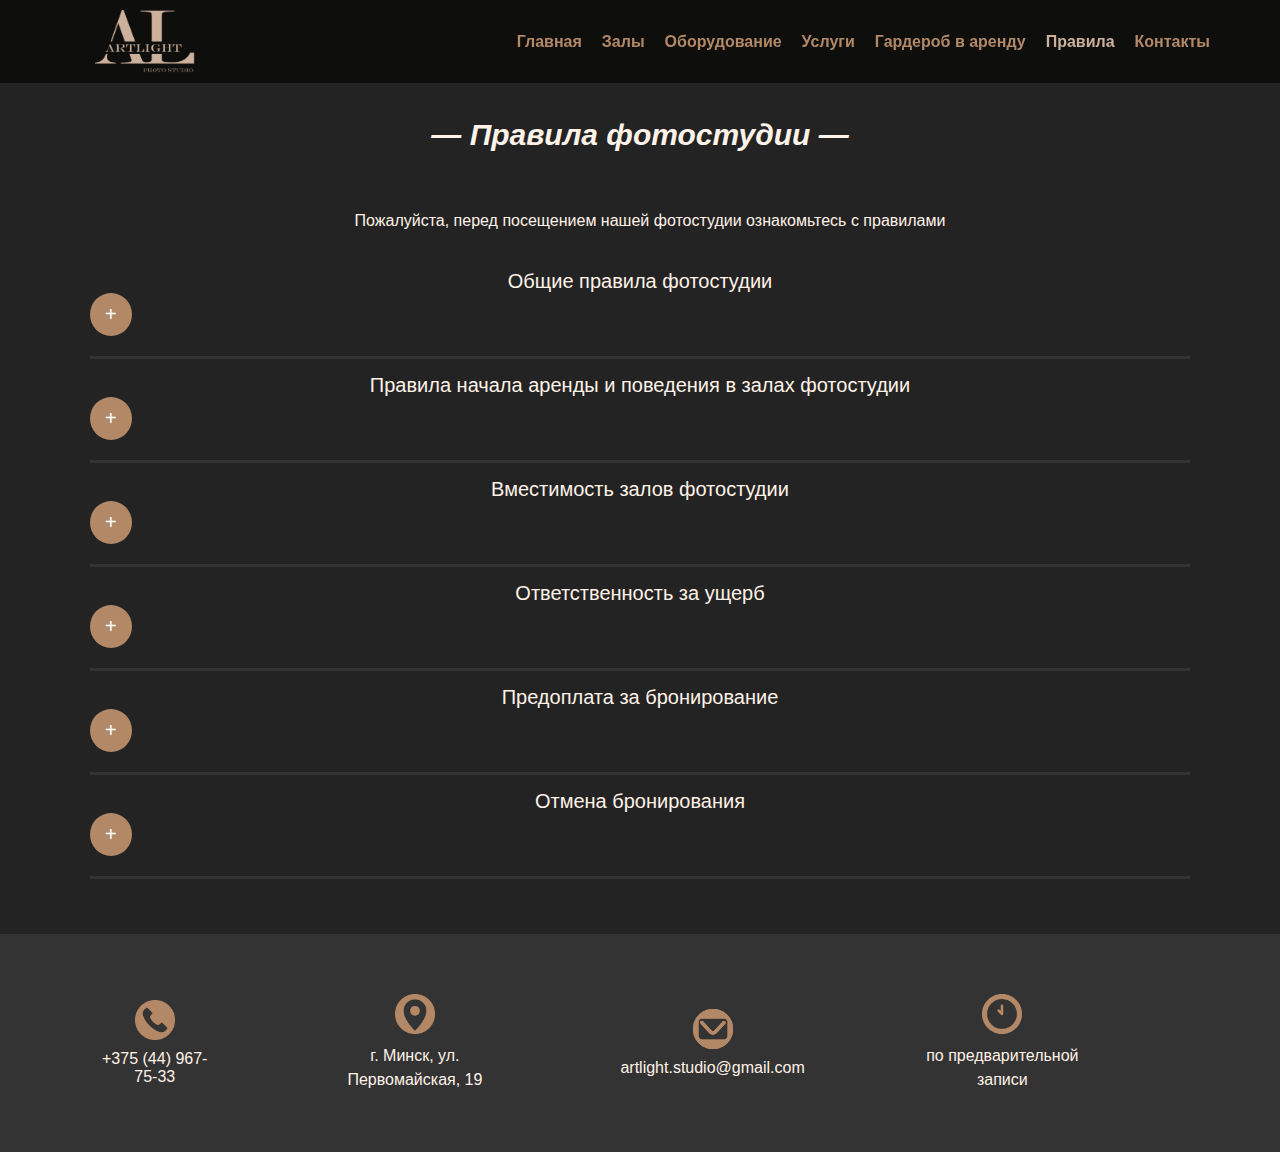
<file: rules.html>
<!DOCTYPE html>
<html lang="en">

<head>
    <meta charset="UTF-8">
    <meta name="viewport" content="width=device-width, initial-scale=1.0">
    <title>Фотостудия ArtLight - Правила</title>
    <link rel="stylesheet" href="css/styles.css">
    <link rel="icon" type="image/png" href="image/fav.png">

</head>

<body>
    <header>
        <a href="index.html">
            <div class="logo">
                <img src="image/logo.png" alt="Лого">
            </div>
        </a> 
        <nav>
            <div class="burger-menu">
                <div class="line"></div>
                <div class="line"></div>
                <div class="line"></div>
            </div>
            <ul class="menu-list">
                <li ><a href="index.html">Главная</a></li>    
                <li><a href="all_halls.html">Залы</a></li>
                <li><a href="equipment.html">Оборудование</a></li>
                <li><a href="services.html">Услуги</a></li>
                <li><a href="wardrobe_for_rent.html">Гардероб в аренду</a></li>
                <li class="active"><a href="rules.html">Правила</a></li>
                <li><a href="contacts.html">Контакты</a></li>
            </ul>
        </nav>
    </header> 

    
    <div class="container"> 
    <section id="rules">
        <h2>— Правила фотостудии —</h2>
        <p class="subheading">Пожалуйста, перед посещением нашей фотостудии ознакомьтесь с правилами</p>

        <div class="rule">
            <h3>Общие правила фотостудии</h3>
            <button class="toggle-btn">+</button>

            <div class="rule-content">
                <ul style="list-style-type: square;">
                    <li style="text-align: left;      color: rgb(255, 240, 198);"> <p>Мы оставляем за собой правило не впускать в студию людей в нетрезвом состоянии;</p> </li>
                    <li style="text-align: left;      color: rgb(255, 240, 198);">  <p>Для прохода на территорию каждому участнику необходимо иметь при себе документ удостоверяющий личность;</p> </li>
                    <li style="text-align: left;      color: rgb(255, 240, 198);">  <p>Вход с домашними животными возможен по предварительному согласованию с администратором. Фотостудия не несет ответственности за оставленных животных без присмотра;</p> </li>
                    <li style="text-align: left;      color: rgb(255, 240, 198);">  <p>Вход в студию осуществляется в сменной обуви, тапочки или бахилы могут быть предоставлены на месте;</p> </li>
                    <li style="text-align: left;      color: rgb(255, 240, 198);">  <p>Использование циклорамы для бронирований менее 1 часа в любом случае оплачивается дополнительно независимо от характера и вида загрязнений;</p> </li>
                    <li style="text-align: left;      color: rgb(255, 240, 198);">  <p>За заказчиком остается ответственность за самостоятельным отслеживанием забронированного зала/времени/даты. В случае ошибки Администратор ответственности не несет;</p> </li>
                    <li style="text-align: left;      color: rgb(255, 240, 198);">  <p>В целях безопасности и сохранности оборудования в залах ведется видеонаблюдение;</p> </li>
                    <li style="text-align: left;      color: rgb(255, 240, 198);">  <p>Наличие реквизита в залах может отличаться (в связи с ремонтом реквизита, химчистки и т.д.);</p> </li>
                
                </ul>
            </div>
        </div>
        <div class="underline"></div>

        <div class="rule">
            <h3>Правила начала аренды и поведения в залах фотостудии</h3>
            <button class="toggle-btn">+</button>

            <div class="rule-content">
                <ul>
                    <li style="text-align: left;      color: rgb(255, 240, 198);">  <p>Фактическое время аренды зала составляет 55 минут. Началом аренды студии считается заявленное время, которое вы забронировали. Вход в зал возможен не раньше забронированного времени, выход СТРОГО не позже забронированного времени. </p> </li>
                    <li style="text-align: left;      color: rgb(255, 240, 198);">  <p>Подготовка арендованного зала производится Арендатором самостоятельно в пределах забронированного времени;</p> </li>
                    <li style="text-align: left;      color: rgb(255, 240, 198);">  <p>Заказчики вправе заказать помощь ассистента, при условии, что такая помощь была запрошена ими при бронировании;</p> </li>
                    <li style="text-align: left;      color: rgb(255, 240, 198);">  <p>Необходимо носить сменную обувь в помещениях Фотостудии, а также обеспечивать соответствующее поведение от прибывших с ними членов съемочной команды. Заказчики могут принести сменную не уличную обувь с собой, а также воспользоваться многоразовой сменной обувью или бахилами, предоставляемыми Фотостудией;</p> </li>
                    <li style="text-align: left;      color: rgb(255, 240, 198);">  <p>Заказчики обязаны бережно относиться к оборудованию и инвентарю студии;</p> </li>
                    <li style="text-align: left;      color: rgb(255, 240, 198);">  <p>Запрещается использовать конфетти, пух, блестки, сухоцветы, живые цветы, сено, воду и иные жидкости, муку и прочие сыпучие вещества;</p> </li>
                    <li style="text-align: left;      color: rgb(255, 240, 198);">  <p>Запрещается осуществлять действия, препятствующие персоналу Фотостудии осуществлять свою работу, в том числе запрещается применять физическое и моральное воздействие по отношению к персоналу Фотостудии;</p> </li>
                    <li style="text-align: left;      color: rgb(255, 240, 198);">  <p>Запрещается вести себя непристойно, ругаться и доставлять неудобства другим Заказчиками и Посетителям Фотостудии;</p> </li>
                
                </ul>
            </div>
        </div>
        <div class="underline"></div>


        <div class="rule">
            <h3>Вместимость залов фотостудии</h3>
            <button class="toggle-btn">+</button>

            <div class="rule-content">
                <ul>
                    <li style="text-align: left;      color: rgb(255, 240, 198);">  <p>Максимальное количество людей в зале 1 - 8 человек, в зале 2 - 10 человек, в зале 3 - 10 человек;</p> </li>
                    <li style="text-align: left;      color: rgb(255, 240, 198);">  <p>Если посетителей больше, то стоимость аренды увеличивается на 8 руб/час за каждого дополнительного человека.</p> </li>
                                   
                </ul>
            </div>
        </div>
        <div class="underline"></div>


        <div class="rule">
            <h3>Ответственность за ущерб</h3>
            <button class="toggle-btn">+</button>

            <div class="rule-content">
                <ul>
                    <li style="text-align: left;      color: rgb(255, 240, 198);">  <p>При нанесении фотостудии материального ущерба и загрязнения арендатор обязан возместить на месте стоимость ущерба; </p> </li>
                    <li style="text-align: left;      color: rgb(255, 240, 198);">  <p>В случае неоплаты компенсации за причиненный материальный ущерб в студии клиент вносится в черный список во всех фотостудиях по городу, а также подаётся заявление в полицию нашим юридическим отделом.</p> </li>
                    <li style="text-align: left;      color: rgb(255, 240, 198);">  <p>Администрация Фотостудии не несет ответственности за причинение вреда жизни и здоровью Заказчика, а также лицам принимающим участие в фотосъемке и/или находящимися во время фотосъемки в выбранном Заказчиком зале;</p> </li>
                    <li style="text-align: left;      color: rgb(255, 240, 198);">  <p>Администрация Фотостудии не несет ответственности за забытые или оставленные в студии вещи Заказчика, включая фототехнику, световое оборудование, одежду, косметику и прочие;</p> </li>

                
                </ul>
            </div>
        </div>
        <div class="underline"></div>


        <div class="rule">
            <h3>Предоплата за бронирование</h3>
            <button class="toggle-btn">+</button>

            <div class="rule-content">
                <ul>
                    <li style="text-align: left;      color: rgb(255, 240, 198);">  <p>Предоплата составляет 50%. Она должна быть внесена в течение 2 часов с момента бронирования. </p> </li>               
                </ul>
            </div>
        </div>
        <div class="underline"></div>

        <div class="rule">
            <h3>Отмена бронирования</h3>
            <button class="toggle-btn">+</button>

            <div class="rule-content">
                <ul>
                    <li style="text-align: left;      color: rgb(255, 240, 198);">  <p>Отмена брони возможна не позднее, чем за 72 часа до назначенной даты аренды в будние дни, и не менее чем за 120 часов в выходные дни. Если бронирование отменяется позже указанного времени сумма внесенной предоплаты (100% либо 50%) не возвращается.</p> </li>
    
                </ul>
            </div>
        </div>
        <div class="underline"></div>


    </section>
</div>
<footer>
    <div class="contact-info">
      <div class="info-item">
        <img src="icons/phone.svg" alt="Телефон">
        <a href="tel:375449677533" class="item-getintouch">+375 (44) 967-75-33</a>
      </div>
      <div class="info-item">
        <img src="icons/map.svg" alt="Адрес">
        <p>г. Минск, ул. Первомайская, 19</p>
      </div>
      <div class="info-item">
        <img src="icons/mail.svg" alt="Email">

        <a href="mailto:artlight.studio@gmail.com" class="item-getintouch">artlight.studio@gmail.com</a>
       

      </div>
      <div class="info-item">
        <img src="icons/time.svg" alt="Время работы">
        <p>по предварительной записи</p>
      </div>
    </div>
  </footer>

    <script>
        var ruleElements = document.querySelectorAll('.rule');

        ruleElements.forEach(function (ruleElement) {
            var toggleBtn = ruleElement.querySelector('.toggle-btn');
            var ruleContent = ruleElement.querySelector('.rule-content');
            toggleBtn.addEventListener('click', function () {
            ruleContent.style.display = ruleContent.style.display === 'none' ? 'block' : 'none';
            });
        });
    </script>
    <script src="js/b_menu.js">  </script>


</body>

</html>
</file>
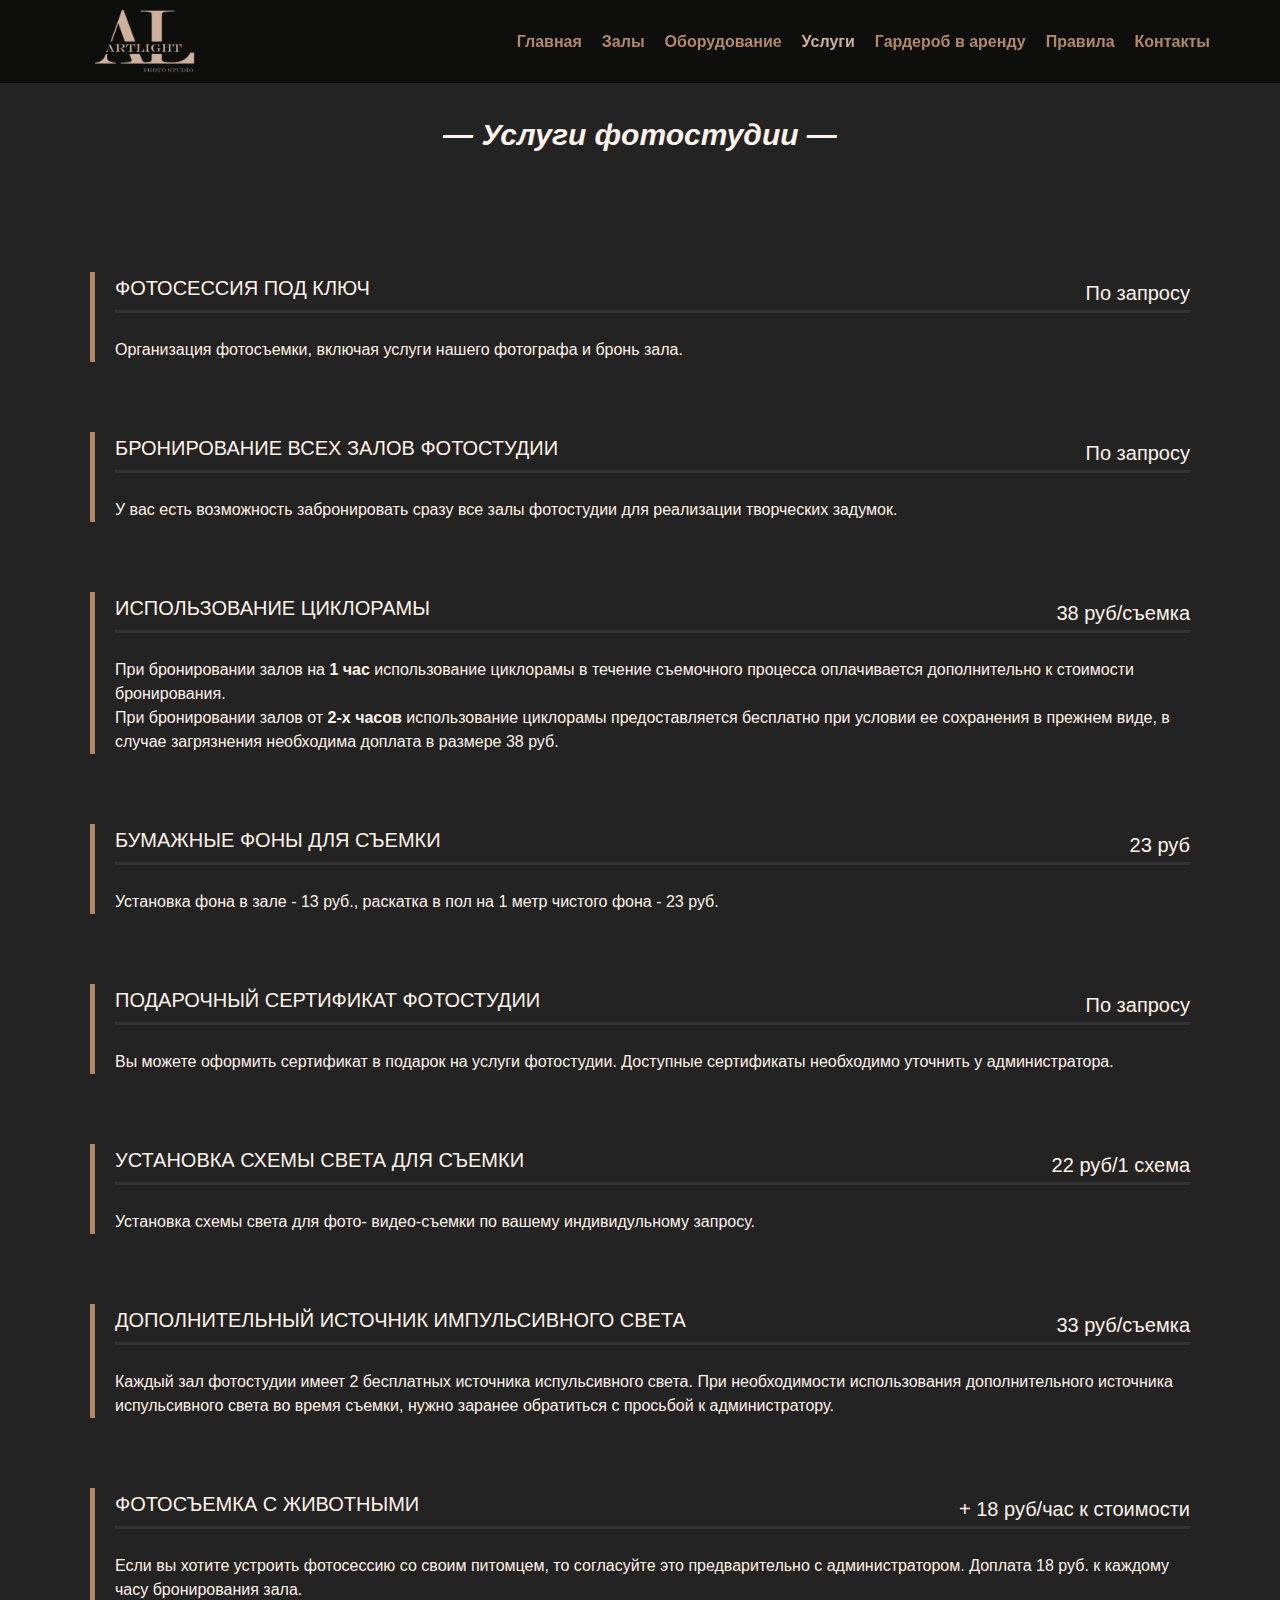
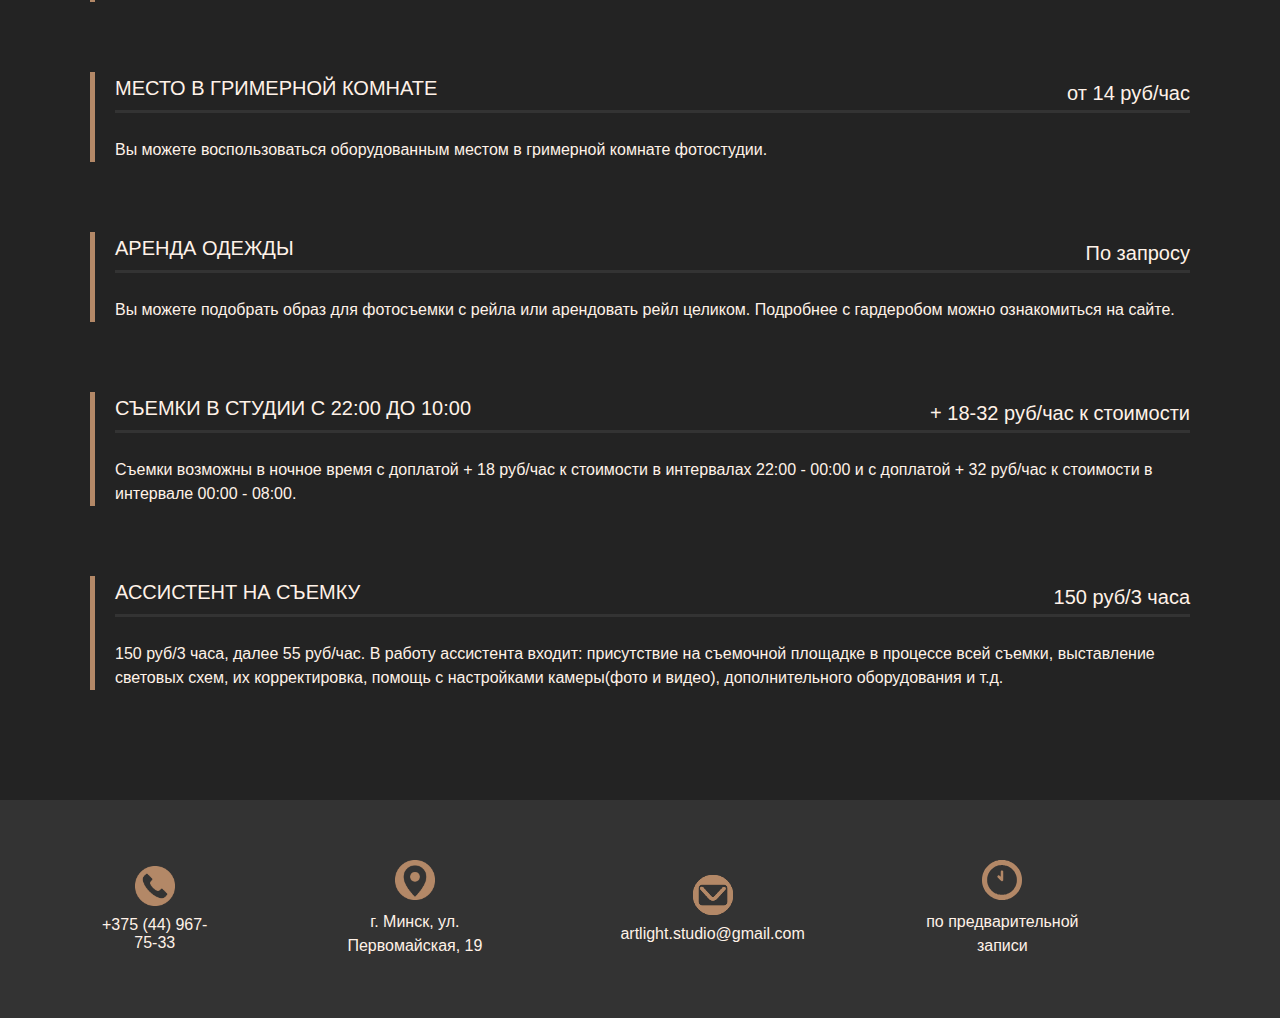
<file: services.html>
<!DOCTYPE html>
<html lang="en">

<head>
    <meta charset="UTF-8">
    <meta name="viewport" content="width=device-width, initial-scale=1.0">
    <title>Фотостудия ArtLight - Услуги</title>
    <link rel="stylesheet" href="css/styles.css"> 
    <link rel="icon" type="image/png" href="image/fav.png">

</head>

<body>
    <header>
        <a href="index.html">
            <div class="logo">
                <img src="image/logo.png" alt="Лого">
            </div>
        </a> 
        <nav>
            <div class="burger-menu">
                <div class="line"></div>
                <div class="line"></div>
                <div class="line"></div>
            </div>
            <ul class="menu-list">
                <li ><a href="index.html">Главная</a></li>    
                <li><a href="all_halls.html">Залы</a></li>
                <li><a href="equipment.html">Оборудование</a></li>
                <li class="active"><a href="services.html">Услуги</a></li>
                <li><a href="wardrobe_for_rent.html">Гардероб в аренду</a></li>
                <li><a href="rules.html">Правила</a></li>
                <li><a href="contacts.html">Контакты</a></li>
            </ul>
        </nav>
    </header>   

    <div class="container">
    
    <section id="services">
        <h2>— Услуги фотостудии —</h2>

        <div class="service">
            <div class="service-details">
                <h3>ФОТОСЕССИЯ ПОД КЛЮЧ</h3>
                <p class="price">По запросу </p>
            </div>
            <div class="underline"></div>
            <div class="service-description">
                <p>Организация фотосъемки, включая услуги нашего фотографа и бронь зала.</p>
            </div>
        </div>

        <div class="service">
            <div class="service-details">
                <h3>БРОНИРОВАНИЕ ВСЕХ ЗАЛОВ ФОТОСТУДИИ</h3>
                <p class="price">По запросу </p>
            </div>
            <div class="underline"></div>
            <div class="service-description">
                <p>У вас есть возможность забронировать сразу все залы фотостудии для реализации творческих задумок.</p>
            </div>
        </div>

        <div class="service">
            <div class="service-details">
                <h3>ИСПОЛЬЗОВАНИЕ ЦИКЛОРАМЫ</h3>
                <p class="price">38 руб/съемка </p>
            </div>
            <div class="underline"></div>
            <div class="service-description">
                <p>При бронировании залов на <b>1 час</b> использование циклорамы в течение съемочного процесса оплачивается дополнительно к стоимости бронирования.</br>
                При бронировании залов от <b>2-х часов</b> использование циклорамы предоставляется бесплатно при условии ее сохранения в прежнем виде, в случае загрязнения необходима доплата в размере 38 руб.</p>
            </div>
        </div>
        
        <div class="service">
            <div class="service-details">
                <h3>БУМАЖНЫЕ ФОНЫ ДЛЯ СЪЕМКИ</h3>
                <p class="price">23 руб</p>
            </div>
            <div class="underline"></div>
            <div class="service-description">
                <p>Установка фона в зале - 13 руб., раскатка в пол на 1 метр чистого фона - 23 руб.</p>
            </div>
        </div>

        <div class="service">
            <div class="service-details">
                <h3>ПОДАРОЧНЫЙ СЕРТИФИКАТ ФОТОСТУДИИ</h3>
                <p class="price">По запросу </p>
            </div>
            <div class="underline"></div>
            <div class="service-description">
                <p>Вы можете оформить сертификат в подарок на услуги фотостудии. Доступные сертификаты необходимо уточнить у администратора.</p>
            </div>
        </div>

        <div class="service">
            <div class="service-details">
                <h3>УСТАНОВКА СХЕМЫ СВЕТА ДЛЯ СЪЕМКИ</h3>
                <p class="price">22 руб/1 схема</p>
            </div>
            <div class="underline"></div>
            <div class="service-description">
                <p>Установка схемы света для фото- видео-съемки по вашему индивидульному запросу.</p>
            </div>
        </div>

        <div class="service">
            <div class="service-details">
                <h3>ДОПОЛНИТЕЛЬНЫЙ ИСТОЧНИК ИМПУЛЬСИВНОГО СВЕТА</h3>
                <p class="price">33 руб/съемка </p>
            </div>
            <div class="underline"></div>
            <div class="service-description">
                <p>Каждый зал фотостудии имеет 2 бесплатных источника испульсивного света. При необходимости использования дополнительного источника испульсивного света во время съемки, нужно заранее обратиться с просьбой к администратору.</p>
            </div>
        </div>

        <div class="service">
            <div class="service-details">
                <h3>ФОТОСЪЕМКА С ЖИВОТНЫМИ</h3>
                <p class="price">+ 18 руб/час к стоимости </p>
            </div>
            <div class="underline"></div>
            <div class="service-description">
                <p>Если вы хотите устроить фотосессию со своим питомцем, то согласуйте это предварительно с администратором. Доплата 18 руб. к каждому часу бронирования зала. </p>
            </div>
        </div>

        <div class="service">
            <div class="service-details">
                <h3>МЕСТО В ГРИМЕРНОЙ КОМНАТЕ</h3>
                <p class="price">от 14 руб/час </p>
            </div>
            <div class="underline"></div>
            <div class="service-description">
                <p>Вы можете воспользоваться оборудованным местом в гримерной комнате фотостудии.</p>
            </div>
        </div>

        <div class="service">
            <div class="service-details">
                <h3>АРЕНДА ОДЕЖДЫ</h3>
                <p class="price">По запросу </p>
            </div>
            <div class="underline"></div>
            <div class="service-description">
                <p>Вы можете подобрать образ для фотосъемки с рейла или арендовать рейл целиком. Подробнее с гардеробом можно ознакомиться на сайте.</p>
            </div>
        </div>

        <div class="service">
            <div class="service-details">
                <h3>СЪЕМКИ В СТУДИИ С 22:00 ДО 10:00</h3>
                <p class="price">+ 18-32 руб/час к стоимости </p>
            </div>
            <div class="underline"></div>
            <div class="service-description">
                <p>Съемки возможны в ночное время с доплатой + 18 руб/час к стоимости в интервалах 22:00 - 00:00 и с доплатой + 32 руб/час к стоимости в интервале 00:00 - 08:00.</p>
            </div>
        </div>

        <div class="service">
            <div class="service-details">
                <h3>АССИСТЕНТ НА СЪЕМКУ</h3>
                <p class="price">150 руб/3 часа </p>
            </div>
            <div class="underline"></div>
            <div class="service-description">
                <p>150 руб/3 часа, далее 55 руб/час. В работу ассистента входит: присутствие на съемочной площадке в процессе всей съемки, выставление световых схем, их корректировка, помощь с настройками камеры(фото и видео), дополнительного оборудования и т.д.</p>
            </div>
        </div>

    </section>
</div>
<footer>
    <div class="contact-info">
      <div class="info-item">
        <img src="icons/phone.svg" alt="Телефон">
        <a href="tel:375449677533" class="item-getintouch">+375 (44) 967-75-33</a>
      </div>
      <div class="info-item">
        <img src="icons/map.svg" alt="Адрес">
        <p>г. Минск, ул. Первомайская, 19</p>
      </div>
      <div class="info-item">
        <img src="icons/mail.svg" alt="Email">

        <a href="mailto:artlight.studio@gmail.com" class="item-getintouch">artlight.studio@gmail.com</a>
       

      </div>
      <div class="info-item">
        <img src="icons/time.svg" alt="Время работы">
        <p>по предварительной записи</p>
      </div>
    </div>
  </footer>


    <script src="https://unpkg.com/swiper/swiper-bundle.min.js"></script>
    <script>
        var mySwiper = new Swiper('.swiper-container', {
            loop: true,
            navigation: {
                nextEl: '.swiper-button-next',
                prevEl: '.swiper-button-prev',
            },
        });
        document.addEventListener('DOMContentLoaded', function() {
    const burgerMenu = document.querySelector('.burger-menu');
    const navMenu = document.querySelector('nav ul');

    burgerMenu.addEventListener('click', function() {
        burgerMenu.classList.toggle('active');
        navMenu.classList.toggle('active');
    });
});
    </script>

</body>

</html>
</file>
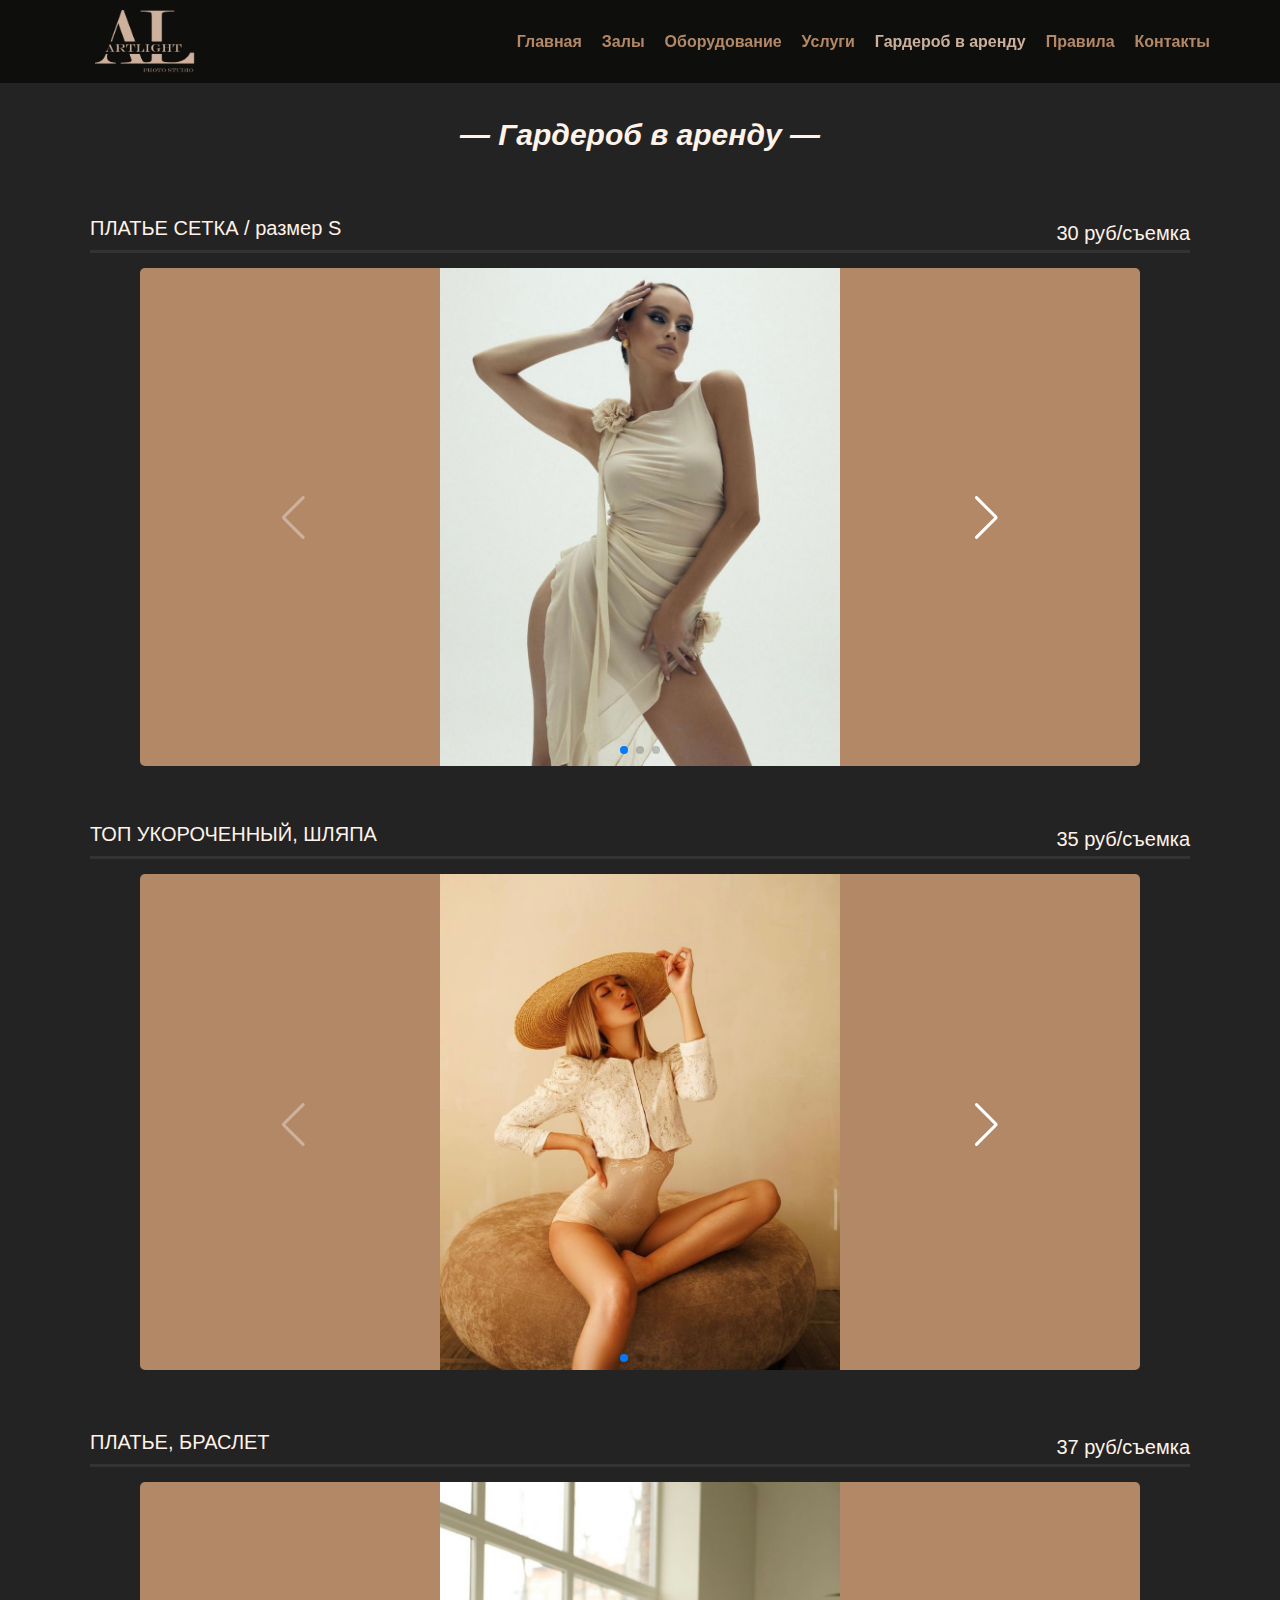
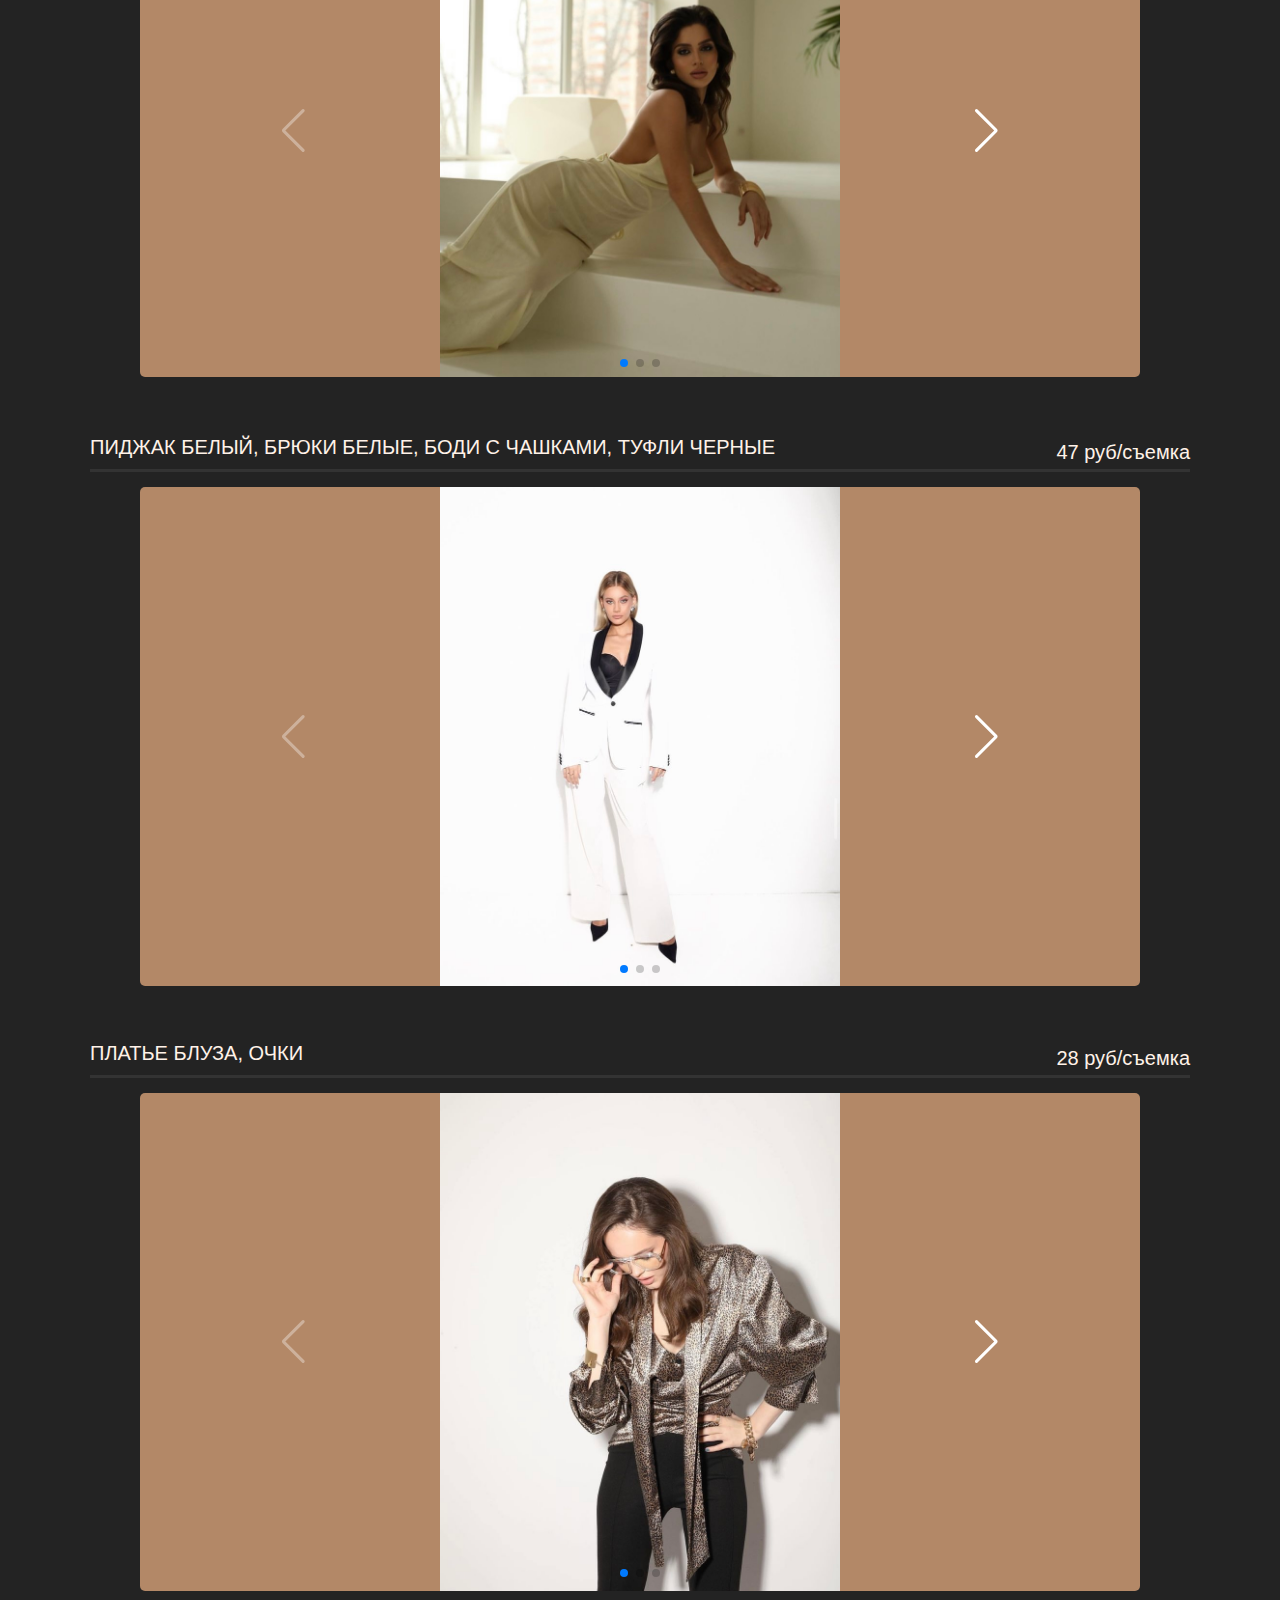
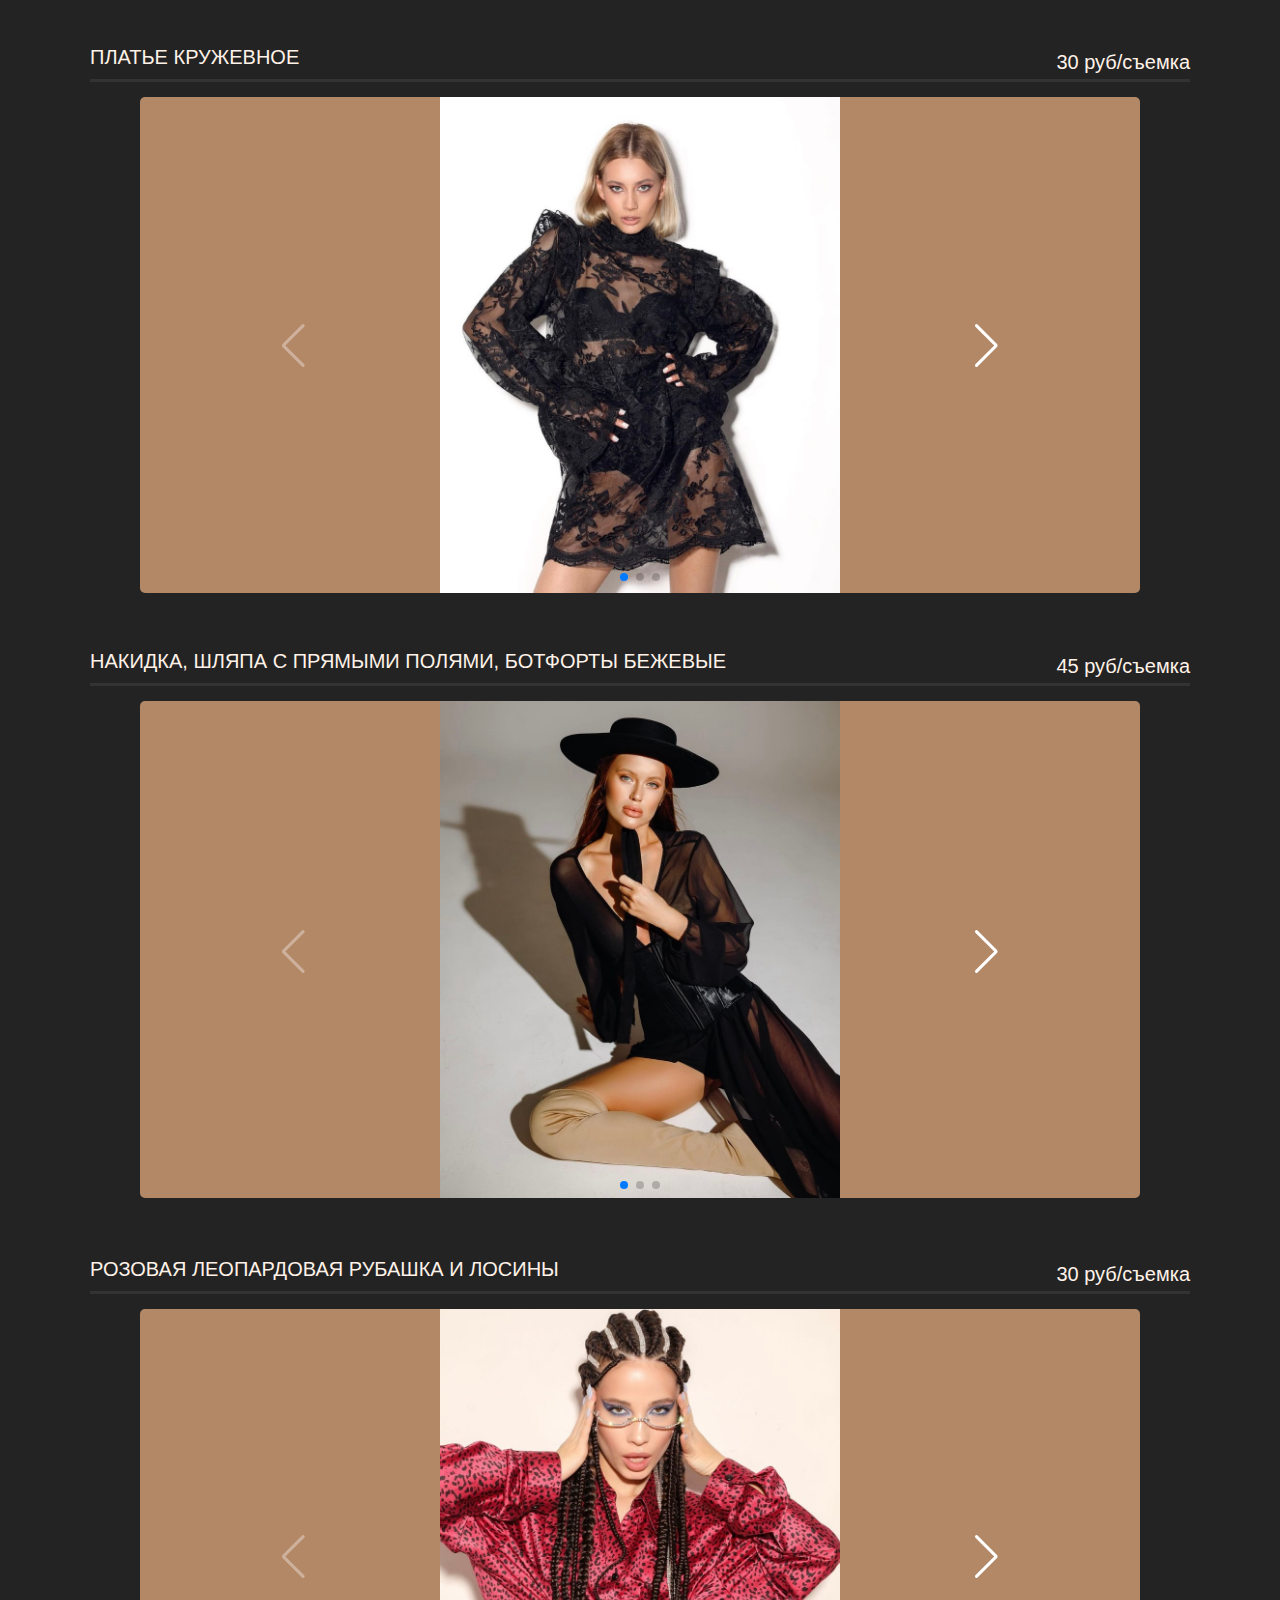
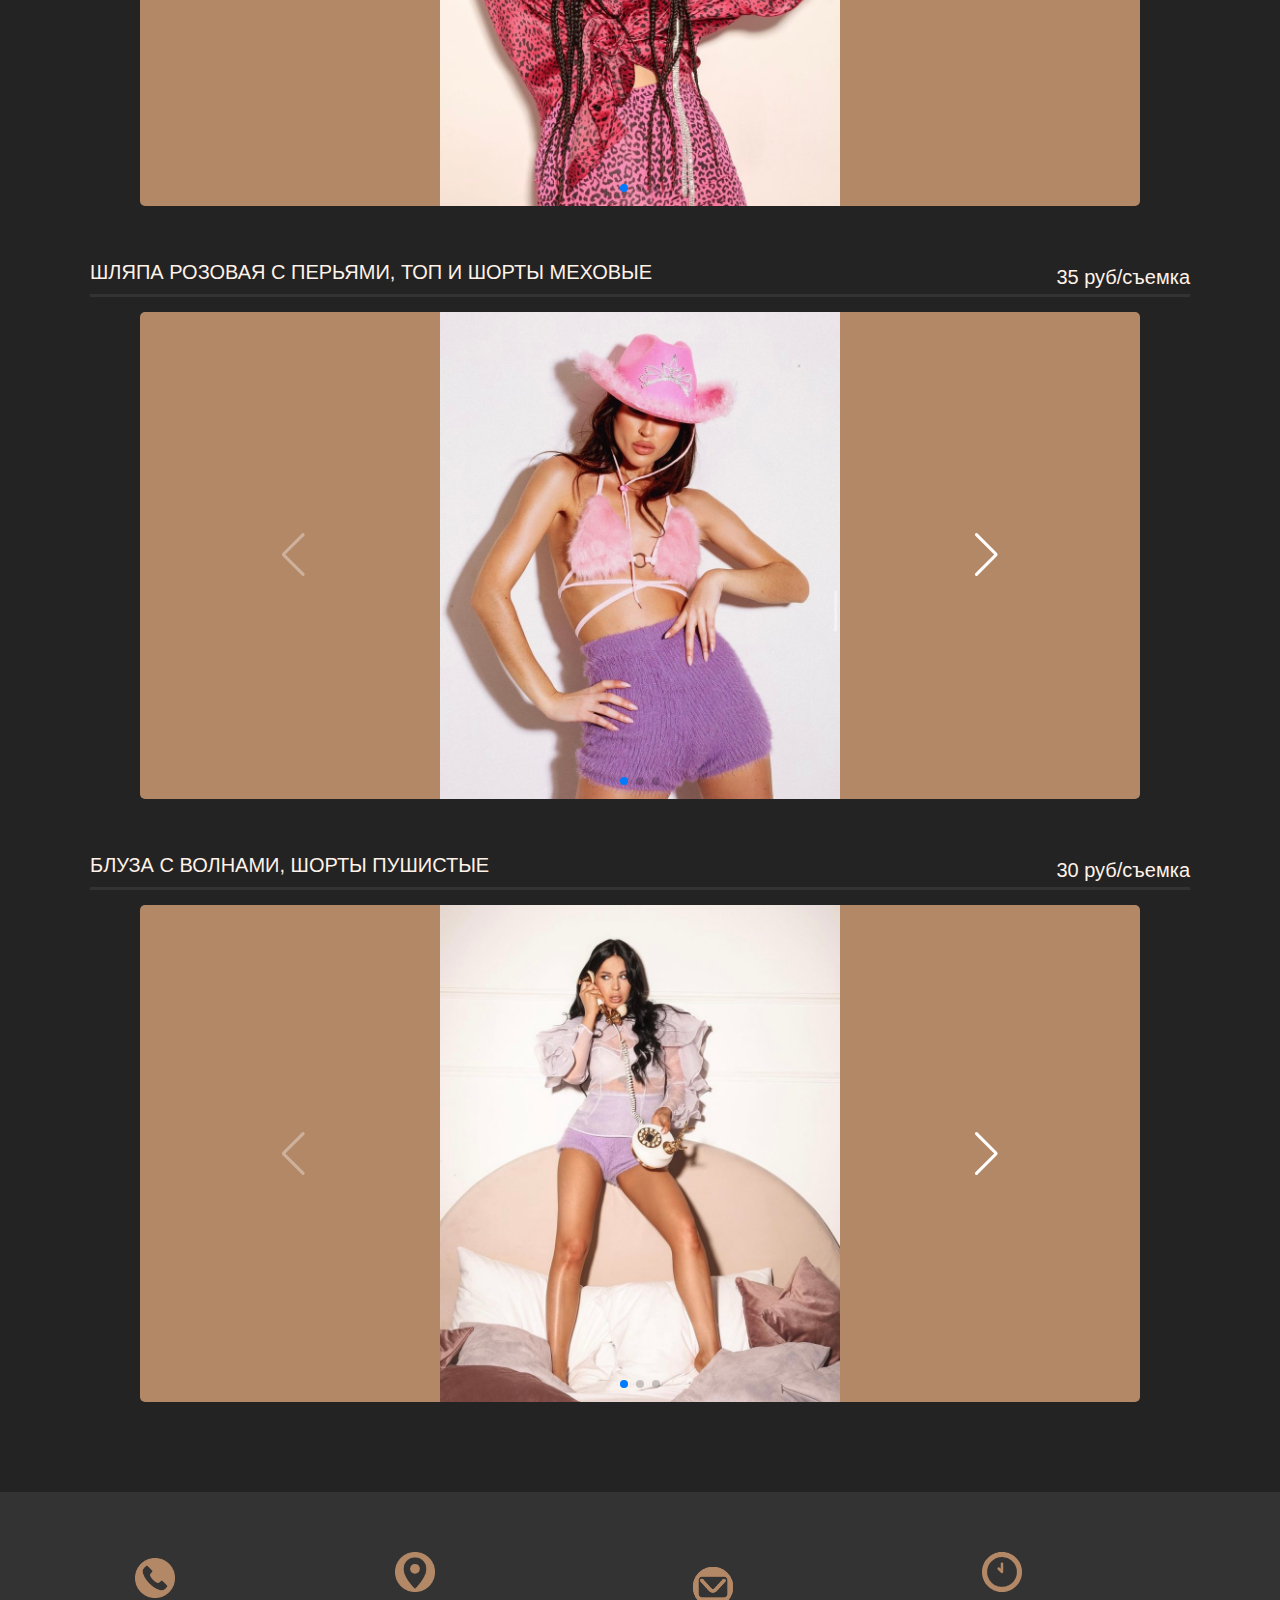
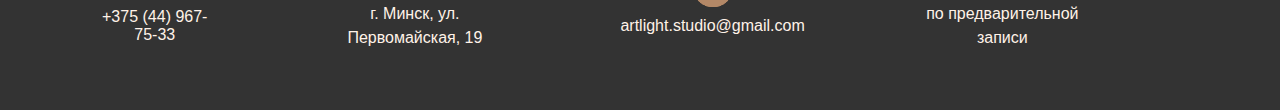
<file: wardrobe_for_rent.html>
<!DOCTYPE html>
<html lang="en">

<head>
    <meta charset="UTF-8">
    <meta name="viewport" content="width=device-width, initial-scale=1.0">
    <title>Фотостудия ArtLight - Гардероб в аренду</title>
    <link rel="stylesheet" href="css/styles.css">
    <link rel="stylesheet" href="https://cdn.jsdelivr.net/npm/swiper@8/swiper-bundle.min.css" />
    <link rel="icon" type="image/png" href="image/fav.png">
    <script src="https://cdn.jsdelivr.net/npm/swiper@8/swiper-bundle.min.js"></script>
</head>

<body>

    <header>
        <a href="index.html">
            <div class="logo">
                <img src="image/logo.png" alt="Лого">
            </div>
        </a> 
        <nav>
            <div class="burger-menu">
                <div class="line"></div>
                <div class="line"></div>
                <div class="line"></div>
            </div>
            <ul class="menu-list">
                <li ><a href="index.html">Главная</a></li>    
                <li><a href="all_halls.html">Залы</a></li>
                <li><a href="equipment.html">Оборудование</a></li>
                <li><a href="services.html">Услуги</a></li>
                <li class="active"><a href="wardrobe_for_rent.html">Гардероб в аренду</a></li>
                <li><a href="rules.html">Правила</a></li>
                <li><a href="contacts.html">Контакты</a></li>
            </ul>
        </nav>
    </header>   

    <div class="container">
        <section class="wardrobe-rent">
            <h2>— Гардероб в аренду —</h2>

            <div class="wardrobe-item">
                <div class="wardrobe-details">
                    <h3>ПЛАТЬЕ СЕТКА / размер S</h3>
                    <p class="price">30 руб/съемка </p>
                </div>
                <div class="underline"></div>

                <div class="swiper mySwiper">
                    <div class="swiper-wrapper">
                        <div class="swiper-slide"> <img src="image/wardrobe/1_1.PNG" alt="Image 1"></div>
                        <div class="swiper-slide"> <img src="image/wardrobe/1_2.PNG" alt="Image 2"></div>
                        <div class="swiper-slide"> <img src="image/wardrobe/1_3.PNG" alt="Image 3"></div>
                    </div>
                    <div class="swiper-pagination"></div>
                    <div class="swiper-button-next"></div>
                    <div class="swiper-button-prev"></div>    
                </div>
            </div>

            <div class="wardrobe-item">
                <div class="wardrobe-details">
                    <h3>ТОП УКОРОЧЕННЫЙ, ШЛЯПА</h3>
                    <p class="price">35 руб/съемка </p>
                </div>
                <div class="underline"></div>

                <div class="swiper mySwiper">
                    <div class="swiper-wrapper">
                        <div class="swiper-slide"> <img src="image/wardrobe/2_1.PNG" alt="Image 1"></div>
                        <div class="swiper-slide"> <img src="image/wardrobe/2_2.PNG" alt="Image 2"></div>
                        <div class="swiper-slide"> <img src="image/wardrobe/2_3.PNG" alt="Image 3"></div>
                    </div>
                    <div class="swiper-pagination"></div>
                    <div class="swiper-button-next"></div>
                    <div class="swiper-button-prev"></div>    
                </div>
            </div>


            <div class="wardrobe-item">
                <div class="wardrobe-details">
                    <h3>ПЛАТЬЕ, БРАСЛЕТ</h3>
                    <p class="price">37 руб/съемка </p>
                </div>
                <div class="underline"></div>

                <div class="swiper mySwiper">
                    <div class="swiper-wrapper">
                        <div class="swiper-slide"> <img src="image/wardrobe/3_1.PNG" alt="Image 1"></div>
                        <div class="swiper-slide"> <img src="image/wardrobe/3_2.PNG" alt="Image 2"></div>
                        <div class="swiper-slide"> <img src="image/wardrobe/3_3.PNG" alt="Image 3"></div>
                    </div>
                    <div class="swiper-pagination"></div>
                    <div class="swiper-button-next"></div>
                    <div class="swiper-button-prev"></div>    
                </div>
            </div>


            <div class="wardrobe-item">
                <div class="wardrobe-details">
                    <h3>ПИДЖАК БЕЛЫЙ, БРЮКИ БЕЛЫЕ, БОДИ С ЧАШКАМИ, ТУФЛИ ЧЕРНЫЕ</h3>
                    <p class="price">47 руб/съемка </p>
                </div>
                <div class="underline"></div>

                <div class="swiper mySwiper">
                    <div class="swiper-wrapper">
                        <div class="swiper-slide"> <img src="image/wardrobe/4_1.PNG" alt="Image 1"></div>
                        <div class="swiper-slide"> <img src="image/wardrobe/4_2.PNG" alt="Image 2"></div>
                        <div class="swiper-slide"> <img src="image/wardrobe/4_3.PNG" alt="Image 3"></div>
                    </div>
                    <div class="swiper-pagination"></div>
                    <div class="swiper-button-next"></div>
                    <div class="swiper-button-prev"></div>    
                </div>
            </div>


            <div class="wardrobe-item">
                <div class="wardrobe-details">
                    <h3>ПЛАТЬЕ БЛУЗА, ОЧКИ</h3>
                    <p class="price">28 руб/съемка </p>
                </div>
                <div class="underline"></div>

                <div class="swiper mySwiper">
                    <div class="swiper-wrapper">
                        <div class="swiper-slide"> <img src="image/wardrobe/5_1.PNG" alt="Image 1"></div>
                        <div class="swiper-slide"> <img src="image/wardrobe/5_2.PNG" alt="Image 2"></div>
                        <div class="swiper-slide"> <img src="image/wardrobe/5_3.PNG" alt="Image 3"></div>
                    </div>
                    <div class="swiper-pagination"></div>
                    <div class="swiper-button-next"></div>
                    <div class="swiper-button-prev"></div>    
                </div>
            </div>


            
            <div class="wardrobe-item">
                <div class="wardrobe-details">
                    <h3>ПЛАТЬЕ КРУЖЕВНОЕ</h3>
                    <p class="price">30 руб/съемка </p>
                </div>
                <div class="underline"></div>

                <div class="swiper mySwiper">
                    <div class="swiper-wrapper">
                        <div class="swiper-slide"> <img src="image/wardrobe/6_1.PNG" alt="Image 1"></div>
                        <div class="swiper-slide"> <img src="image/wardrobe/6_2.PNG" alt="Image 2"></div>
                        <div class="swiper-slide"> <img src="image/wardrobe/6_3.PNG" alt="Image 3"></div>
                    </div>
                    <div class="swiper-pagination"></div>
                    <div class="swiper-button-next"></div>
                    <div class="swiper-button-prev"></div>    
                </div>
            </div>

            <div class="wardrobe-item">
                <div class="wardrobe-details">
                    <h3>НАКИДКА, ШЛЯПА С ПРЯМЫМИ ПОЛЯМИ, БОТФОРТЫ БЕЖЕВЫЕ</h3>
                    <p class="price">45 руб/съемка </p>
                </div>
                <div class="underline"></div>

                <div class="swiper mySwiper">
                    <div class="swiper-wrapper">
                        <div class="swiper-slide"> <img src="image/wardrobe/7_1.PNG" alt="Image 1"></div>
                        <div class="swiper-slide"> <img src="image/wardrobe/7_2.PNG" alt="Image 2"></div>
                        <div class="swiper-slide"> <img src="image/wardrobe/7_3.PNG" alt="Image 3"></div>
                    </div>
                    <div class="swiper-pagination"></div>
                    <div class="swiper-button-next"></div>
                    <div class="swiper-button-prev"></div>    
                </div>
            </div>

            <div class="wardrobe-item">
                <div class="wardrobe-details">
                    <h3>РОЗОВАЯ ЛЕОПАРДОВАЯ РУБАШКА И ЛОСИНЫ</h3>
                    <p class="price">30 руб/съемка </p>
                </div>
                <div class="underline"></div>

                <div class="swiper mySwiper">
                    <div class="swiper-wrapper">
                        <div class="swiper-slide"> <img src="image/wardrobe/8_1.PNG" alt="Image 1"></div>
                        <div class="swiper-slide"> <img src="image/wardrobe/8_2.PNG" alt="Image 2"></div>
                        <div class="swiper-slide"> <img src="image/wardrobe/8_3.PNG" alt="Image 3"></div>
                    </div>
                    <div class="swiper-pagination"></div>
                    <div class="swiper-button-next"></div>
                    <div class="swiper-button-prev"></div>    
                </div>
            </div>


            <div class="wardrobe-item">
                <div class="wardrobe-details">
                    <h3>ШЛЯПА РОЗОВАЯ С ПЕРЬЯМИ, ТОП И ШОРТЫ МЕХОВЫЕ</h3>
                    <p class="price">35 руб/съемка </p>
                </div>
                <div class="underline"></div>

                <div class="swiper mySwiper">
                    <div class="swiper-wrapper">
                        <div class="swiper-slide"> <img src="image/wardrobe/9_1.PNG" alt="Image 1"></div>
                        <div class="swiper-slide"> <img src="image/wardrobe/9_2.PNG" alt="Image 2"></div>
                        <div class="swiper-slide"> <img src="image/wardrobe/9_3.PNG" alt="Image 3"></div>
                    </div>
                    <div class="swiper-pagination"></div>
                    <div class="swiper-button-next"></div>
                    <div class="swiper-button-prev"></div>    
                </div>
            </div>


            <div class="wardrobe-item">
                <div class="wardrobe-details">
                    <h3>БЛУЗА С ВОЛНАМИ, ШОРТЫ ПУШИСТЫЕ</h3>
                    <p class="price">30 руб/съемка </p>
                </div>
                <div class="underline"></div>

                <div class="swiper mySwiper">
                    <div class="swiper-wrapper">
                        <div class="swiper-slide"> <img src="image/wardrobe/10_1.PNG" alt="Image 1"></div>
                        <div class="swiper-slide"> <img src="image/wardrobe/10_2.PNG" alt="Image 2"></div>
                        <div class="swiper-slide"> <img src="image/wardrobe/10_3.PNG" alt="Image 3"></div>
                    </div>
                    <div class="swiper-pagination"></div>
                    <div class="swiper-button-next"></div>
                    <div class="swiper-button-prev"></div>    
                </div>
            </div>


        </section>
    </div>
    <footer>
        <div class="contact-info">
          <div class="info-item">
            <img src="icons/phone.svg" alt="Телефон">
            <a href="tel:375449677533" class="item-getintouch">+375 (44) 967-75-33</a>
          </div>
          <div class="info-item">
            <img src="icons/map.svg" alt="Адрес">
            <p>г. Минск, ул. Первомайская, 19</p>
          </div>
          <div class="info-item">
            <img src="icons/mail.svg" alt="Email">
    
            <a href="mailto:artlight.studio@gmail.com" class="item-getintouch">artlight.studio@gmail.com</a>
           
    
          </div>
          <div class="info-item">
            <img src="icons/time.svg" alt="Время работы">
            <p>по предварительной записи</p>
          </div>
        </div>
      </footer>

    <script src="js/swiper.js">  </script>
    <script src="js/b_menu.js">  </script>


</body>

</html>
</file>
<file: css/styles.css>
*,
*::before,
*::after {
    padding: 0;
    margin: 0;
    border: 0;
    box-sizing: border-box;
}

a {
    text-decoration: none;
}

ul,
ol,
li {
    text-indent: 0px;
    list-style-type: none;
}

img {
    vertical-align: top;
}

h1,
h3,
h4,
h5,
h6 {
    font-weight: inherit;
    font-size: inherit;
    color: #FFF2E8; 

}
h2 {
    color: #FFF2E8; 
    font-style: italic;
    font-size: 30px;
    padding-bottom: 60px;
    align-items: center;
    text-align: center;
}
p {
    color: #FFF2E8;
    text-indent: 20px;
}



body {
    font-family: 'Montserrat', sans-serif;
    margin: 0 ;
    padding: 0;
    padding-top: 78.4px;
    background-color: #232323;
}

.container{
    padding: 0 50px;
    background-color: #232323;
}
@media only screen and (max-width: 768px) {
    .container {
        padding: 0 20px; 
        background-color: #232323;
    }
}

.text-block p{
    margin-bottom: 40px;
    line-height: 1.5;
    text-indent: 0px;

}



header {
    position: fixed;
    top: 0;
    left: 0;
    width: 100%;
    background-color: #070705be;
    padding: 10px 50px;
    display: flex;
    justify-content: space-between;
    align-items: center;
    z-index: 1000;
}

.logo img {
    width: 100px; 
    height: auto;
    margin-left: 45px;
}

nav ul {
    margin: 0;
    padding: 0;
    display: flex;
}

nav ul li {
    margin-right: 20px;
}

nav ul li a {
    color: #B38867;
    font-weight: 600;
    transition: color 0.8s ease; 
}   

nav ul li a:hover {
    color: #CCB09C;
}

nav ul li.active a {
    border-bottom: none; 
    padding-bottom: 26px; 
    color: #CCB09C;
}

@media only screen and (max-width: 768px) {
    .logo img {
        width: 80px; 
        margin-left: 0px; 
    }

    .burger-menu {
        display: flex;
        flex-direction: column;
        cursor: pointer;
    }

    .burger-menu .line {
        width: 30px;
        height: 3px;
        background-color: #CDB19C;
        margin: 4px 0;
        transition: all 0.3s ease;
    }

    .burger-menu.active .line:nth-child(1) {
        transform: translateY(8px) rotate(45deg);
    }

    .burger-menu.active .line:nth-child(2) {
        opacity: 0;
    }

    .burger-menu.active .line:nth-child(3) {
        transform: translateY(-8px) rotate(-45deg);
    }

    nav ul {
        display: none;
        flex-direction: column;
        background-color: #070705be;
        position: absolute;
        top: 100px; 
        left: 0;
        width: 100%;
        padding-left: 20px;
    }

    nav ul.active {
        display: flex;
    }

    nav ul li {
        
        margin-right: 0;
        margin-bottom: 20px; 
    }
}

/* Общие стили для разделов */

section {
    background-color: #232323;
    padding: 40px;
}


@media only screen and (max-width: 768px) {
    section {
        padding: 20px; 
    }
}

/* Главная страница */

#home {
    display: flex;
    justify-content: space-between;
    text-align: center;
    position: relative;
    background: url('../image/header.svg') center/cover no-repeat;
    padding: 150px 0 200px 0;
}

.background-image {
    position: absolute;
    top: 0;
    left: 0;
    width: 100%;
    height: 100%;
    z-index: -1;
}

#home img {
    width: 100%;
    height: auto;
}

.left-block,
.right-block {
    flex: 1;
    box-sizing: border-box;
}

.right-block {
    display: flex;
    flex-direction: column;
    align-items: center;
    justify-content: center;
    text-align: center;
    padding: 20px;
    margin-right: 120px;
}

.main-text {
    color: #FFF2E8;
    font-size: 28px;
    opacity: 0;
    animation: fadeIn 2.5s ease-in-out forwards;
}

.main-text h2 {
    font-size: 43px;
    margin-bottom: 20px;
}

.main-text p {
    margin-bottom: 35px;
}

.main-text h3 {
    font-size: 25px;
}

@keyframes fadeIn {
    from {
        opacity: 0;
    }
    to {
        opacity: 1;
    }
}




@media only screen and (max-width: 768px) {
    #home {
        margin-top: -80px;
        flex-direction: column; 
        background: url('../image/header.svg') left/cover no-repeat;

    }
   
    .background-image {
        display: none;
    }

    .right-block {
        margin-right: 0; 
    }

    .main-text {
        font-size: 22px; 
    }

    .main-text h2 {
        font-size: 35px; 
        margin-bottom: 15px; 
    }

    .main-text h3 {
        font-size: 20px; 
    }
}


/* О фотостудии */

.about {
    background-color: #232323;
    display: flex;
    justify-content: space-between;
    align-items: center;
    padding: 40px;
    padding-bottom: 100px;
    padding-top: 100px;
    border-bottom: 1px solid #ccc;


}

.logo-block,
.text-block {
    width: 48%;
    color: #FFF2E8;
    text-indent: 0px;

}

.дщпщ
.text-block h1{
    font-size: 30px;
    margin-bottom: 20px;

}


@media only screen and (max-width: 768px) {
    .about {
        flex-direction: column; 
        padding: 20px; 
        padding-bottom: 50px; 
        padding-top: 50px;
    }

    .logo-block,
    .text-block {
        width: 100%; 
        margin: 0; 
        text-align: center;
    }

    .text-block h2 {
        font-size: 24px; 
        text-align: center;
    }

    .text-block p {
        font-size: 16px; 
    }

    .logo-block img {
        max-width: 100%; 
    }
}


/* Залы */

#halls {
    background-color: #232323;
    text-align: center;
    padding: 40px;  
    padding-bottom: 100px;
    border-bottom: 1px solid #ccc;
}

#halls h2{
    font-style: italic;
    font-size: 30px;
    color: #FFF2E8;
    padding-bottom: 60px;
}

.hall {
    display: flex;
    margin-bottom: 40px;
}

.hall-image {
    flex: 2;
}

.hall-image img {
    max-width: 100%;
    height: auto;
    border-radius: 8px;
}

.hall-details {
    border: #FFF2E8;
    flex: 2;
    padding: 20px;
    box-sizing: border-box;
    background-color: #232323;
    text-align: left;
}

.hall-details h3 {
    color: #FFF2E8;
    font-size: 22px;
    margin-bottom: 10px;
}

.hall-details p {
    text-indent: 0px;
    color: #FFF2E8;
    margin-bottom: 15px;
    font-size: 14px;
}



.hall-button button {
    font-size: 14px;
    width: 250px;
    font-weight: 600;
    background-color: #B38867;
    color: #ffffff;
    padding: 10px;
    border: none;
    cursor: pointer;
    border-radius: 5px;
    transition: background-color 0.5s ease; 
}

.hall-button button:hover {
    background-color: #d3a684;
}



.view-all-halls-button button:hover {
    background-color: #d3a684;
}

.view-all-halls-button button{ 
float: right;
    font-size: 14px;
    width: 250px;
    font-weight: 600;
    background-color: #B38867;
    color: #ffffff;
    padding: 10px;
    border: none;
    cursor: pointer;
    border-radius: 5px;
    transition: background-color 0.5s ease; 
}



@media only screen and (max-width: 768px) {
    #halls {
      
        padding: 30px 0;  
       
    }
    
    .hall-image img {
        max-width: 100%;
    }
    .hall {
        flex-direction: column;
        align-items: center;
    }
    .hall-image {
        order: 2;
        margin-bottom: 20px;
    }
    .hall-details {
        order: 1;
        text-align: center;
    }
    .hall-button {
        order: 3;
    }
   
    .view-all-halls-button button{ 
        float: none;

        display: block; 
        margin: 0px auto;
        font-size: 14px;
        width: 250px;
        font-weight: 600;
        background-color: #B38867;
        color: #ffffff;
        padding: 10px;
        border: none;
        cursor: pointer;
        border-radius: 5px;
        transition: background-color 0.5s ease; 
    
    }


}

    


/* Оборудование */

.equipment {
    background-color: #232323;
    display: flex;
    padding: 40px;
    padding-bottom: 100px;
    border-bottom: 1px solid #ccc;
    position: relative;
    overflow: hidden; 
  }

.equipment-item {
    width: calc(30% - 20px);
    margin-bottom: 20px;
    box-sizing: border-box;
    background-color: #f8f8f8;
    padding: 15px;
    border-radius: 8px;
    transition: transform 0.3s ease-in-out;
}

.equipment-item h3{
   color:#B38867;
   font-size: 18px;
   font-weight: 600;
   margin-bottom: 10px;
}

.equipment-item p{
    color:#232323;
    text-indent: 0  ;
 }

.text-block h2{
    font-style: italic;
    font-size: 30px;
    color: #FFF2E8;
    padding-bottom: 60px;  
    text-align: left; 
    
}

.equipment-item:hover {
    transform: scale(1.05);
}

.equipment-item img {
    width: 100%;
    height: auto;
    border-radius: 8px;
    margin-bottom: 10px;
}

.equipment-item:nth-child(3n+1) {
    margin-left: 0;
}


.text-block button {
    font-size: 14px;
    width: 250px;
    font-weight: 600;
    background-color: #B38867;
    color: #ffffff;
    padding: 10px;
    border: none;
    cursor: pointer;
    border-radius: 5px;
    transition: background-color 0.5s ease; 


}

.text-block button:hover {
    background-color: #d3a684;

}

.image-block{
   padding-left: 200px;
   opacity: 0;
  transform: translateX(100px);
  transition: opacity 1s ease-in-out, transform 1s ease-in-out;
}
  
  .image-block.animate {
    opacity: 1;
  transform: translateX(0);
  }

  @media only screen and (max-width: 768px) {
    .equipment {
      flex-direction: column;
      align-items: center;
      padding: 20px;
    }
  
    .text-block {
      text-align: center;
    }
  
    .text-block h2 {
      text-align: center; 
      padding-bottom: 20px;
    }
  
   
  
    .image-block {
      padding-left: 0;
      margin-top: 100px;
    }
  
    .image-block img {
      max-width: 100%;
      height: auto;
    }

    .text-block button {
        margin: 0 auto; 
        display: block; 
    }
  }



/* Гардероб */

.image-container {
    position: relative;
    width: 600px; 
    height: 350px;
    overflow: hidden;
}

.image-container img {
    width: 100%;
    height: 100%;
    transition: opacity 1.5s ease; 
    border-radius: 8px;
}

.hover-image {
    position: absolute;
    top: 0;
    left: 0;
    opacity: 0;
}

.image-container:hover .main-image {
    opacity: 0; 
}

.image-container:hover .hover-image {
    opacity: 1; 
}

.wardrobe {
    position: relative;
    color: #fff;
    display: flex;
    padding: 40px;
    background-color: #232323;
    padding-bottom: 100px;
}

.wardrobe .text-block {
    margin-left: 50px;
}

.background-block img{
    width: 90%;
}

@media only screen and (max-width: 768px) {
    .image-container {
      width: 100%;
      height: auto;
      
    }
  
    .image-container img {
      width: 100%;
      height: auto;
    }
  
    .wardrobe {
      flex-direction: column;
      align-items: center;
      padding: 20px;
      margin-bottom: 70px;
    }
  
    .wardrobe .text-block {
      margin-left: 0;
      text-align: center;
      margin-top: 20px;
    }
  }

/* Форма обратной связи */

#contact-form {
    background-color: #eee;
}

form {
    max-width: 600px;
    margin: 0 auto;
}

label,
input,
textarea,
button {
    display: block;
    margin-bottom: 10px;
}


/* Футер */

.item-getintouch{
    color: #FFF2E8;
}
.item-getintouch:hover{
    color: #c7ac98;
}

footer {
    background-color: #333;
    color: #fff;
    padding: 60px 100px;
    display: flex;
    justify-content: space-between;
    align-items: center;
}

.contact-info {
    text-align: center;
        display: flex;
    gap: 20px;
}

.sub_info {
    text-align: center;
    margin-bottom: 40px;
}

.info-item {
    display: flex;
    flex-direction: column;
    align-items: center;
    padding-right: 100px;
}

.info-item img {
    width: 40px;
    height: 40px;
    margin-bottom: 10px;
}

.info-item p {
   
    font-size: 16px;
    text-indent: 0px;
    line-height: 1.5;

}
@media only screen and (max-width: 768px) {
    footer {
        padding: 40px 20px; 
        flex-direction: column; 
        text-align: center; 
    }

    .contact-info {
        flex-direction: column; 
        gap: 10px; 
    }

    .info-item {
        padding-right: 0; 
    }

    .info-item img {
        width: 40px; 
        height: 40px;
        margin-top: 10px;
    }

  
}



/* Страница оборудования */


.gallery {
    display: flex;
    flex-wrap: wrap;
    justify-content: space-between;
}

.equipment-item {
    width: calc(33.33% - 20px); 
    margin-bottom: 20px; 
    box-sizing: border-box; 
    padding: 10px;
    border-bottom: 5px solid #B38867;
}

@media only screen and (max-width: 1024px) {
    .equipment-item {
        width: calc(50% - 20px);
    }
}

@media only screen and (max-width: 768px) {
    .gallery {
        flex-direction: column; 
        align-items: center; 
    }

    .equipment-item {
        width: 100%; 
    }
}
/* Страница Залов */

#hall-details {
    padding: 40px;
  }
  
  .section-header {
    text-align: center;
    margin-bottom: 20px;
  }
  
  .section-header h2 {
    margin-bottom: 10px;
  }
  
  .hall-description,
  .hall-features {
    padding: 40px 30px 30px 0;
    margin-bottom: 70px;
    width: calc(50% - 20px);
    float: left;
  }
  
  .hall-features {
    border-left: 5px solid #B38867;
    padding-left: 20px;
  }
  
  .hall-features ul {
    list-style-type: none;
    padding: 0;
    margin-left: 20px; 
    color: #FFF2E8;
  }
  
  .hall-features li {
    margin-bottom: 10px;
  }
  
  .visit-information {
    margin-bottom: 70px;
    color: #FFF2E8;
    clear: both;
  }
  
  .visit-information h3 {
    margin-bottom: 10px;
    color: #FFF2E8;
  }
  
  .visit-information ul {
    list-style-type: none;
    padding: 0;
    color: #FFF2E8;
  }
  
  .visit-information li {
    margin-bottom: 15px;
    color: #FFF2E8;
  }
  
  .h_price li {
    font-size: 26px;
  }
  
  .h_price ul {
    padding-bottom: 25px;
    padding-left: 0px;
  }
  

  @media only screen and (max-width: 768px) {
    #hall-details {
      padding: 20px;
    }
  
    .hall-description,
    .hall-features {
      width: 100%;
      float: none;
      padding: 20px;
      margin-bottom: 30px;
    }
  
    .visit-information {
      margin-bottom: 50px;
    }
  
    .h_price li {
      font-size: 20px;
    }
  
    .h_price ul {
      padding-bottom: 15px;
    }
  }
  
  @media only screen and (max-width: 480px) {
    .hall-description,
    .hall-features {
      padding: 15px;
    }
  
    .visit-information {
      margin-bottom: 40px;
    }
  
    .h_price li {
      font-size: 18px;
    }
  
    .h_price ul {
      padding-bottom: 10px;
    }
  }
/* Слайдер  */
.wardrobe-item {
    margin-bottom: 50px;
}
.swiper{
    width: 1000px;
    height: 100%;
}

.swiper-slide{
    border-radius: 5px;
    text-align: center;
    font-size: 18px;
    background-color: #B38867;
    display: flex;
    justify-content: center;
    align-items: center;
}

.swiper-slide img{
    width: 40%;
    object-fit: cover;
}

.swiper-button-prev {
    left: 140px !important;
    right: auto;
    color: #ccc;
}

.swiper-button-next {
    right: 140px !important;
    left: auto;
}
.swiper-button-next:after, .swiper-rtl .swiper-button-prev:after{
    color: #fff;
}
.swiper-button-prev:after, .swiper-rtl .swiper-button-next:after {
    color: #fff;
}
@media only screen and (max-width: 768px) {
    .swiper {
        width: 100%;
    }

    .swiper-slide {
        font-size: 14px;
    }

    .swiper-slide img {
        width: 100%;
    }

    .swiper-button-prev {
        left: 10px !important;
    }

    .swiper-button-next {
        right: 10px !important;
    }
}

@media only screen and (max-width: 480px) {
    .item-details h3 {
        font-size: 20px;
    }
    
    .wardrobe-item {
        margin-bottom: 30px;
    }

}
  
/* Страница Услуг */
#services h2{
    color: #FFF2E8;
    margin-bottom: 60px;
    font-size: 30px;
    font-style: italic;
    text-align: center;

}


.service {
    padding-left: 20px;
    border-left: 5px solid #B38867;
    margin-bottom: 70px;
    display: flex;
    flex-direction: column;
    align-items: flex-start;
}

.service-details, .wardrobe-details {
    display: flex;
    align-items: center;
    justify-content: space-between;
    width: 100%;
}

.service-details h3, .wardrobe-details h3{
  color: #FFF2E8;
  font-size: 20px;
  
}


.price {
    text-indent: 0px;
    padding-top: 10px;
    order: 1;
    color: #FFF2E8;
    font-size: 20px;
    }

.underline {
    width: 100%;
    height: 1px;
    background-color: #000;
    margin-top: 5px;
}

.service-description {
    margin-top: 10px;
}

.service-description p{
    text-indent: 0px;
    color: #FFF2E8;
    line-height: 1.5;
}

@media screen and (max-width: 1024px) {
    .service-details, .wardrobe-details {
        flex-direction: column;
        align-items: flex-start;
    }
}

@media screen and (max-width: 768px) {
    .service {
        padding-left: 0;
        border-left: none;
        margin-bottom: 50px;
    }

    .service-details, .wardrobe-details {
        flex-direction: column;
        align-items: flex-start;
    }

    .price {
        order: 0;
        text-align: left;
        padding-top: 0;
        margin-bottom: 5px;
    }

    .service-description p {
        text-indent: 0;
        margin-top: 5px;
    }
}

/* Страница Правил */

#rules {
    text-align: center;
}

.subheading {
    margin-bottom: 40px;
}

.rule {
    margin-bottom: 20px;
    cursor: pointer;
}


.rule h3{
    font-size: 20px;
}


.toggle-btn {
    font-size: 20px;
    background-color: #333;
    color: #fff;
    padding: 10px 15px;
    border: none;
    border-radius: 50%;
    cursor: pointer;
}

.rule-content {
    display: none;
    margin-top: 10px;
    padding: 20px 0;
    
}
.rule-content p{
text-indent: 0px;
    
}
.rule-content li{
    margin-left: 70px;
   margin-top: 20px;
   list-style-type: square; 
}


.underline {
    height: 3px;
    background-color: #333;
    margin-bottom: 15px;
}

.toggle-btn-container {
    display: inline-block;
    margin-bottom: -30px;
}

.toggle-btn {
    font-size: 20px;
    background-color: #B38867;
    color: #fff;
    padding: 10px 15px;
    border: none;
    border-radius: 50%;
    cursor: pointer;
}

.rule h3 {
    font-size: 20px;
    display: inline-block;
    margin-bottom: 0;
    vertical-align: middle;
}

@media only screen and (max-width: 768px) {
    .toggle-btn-container {
        margin-left: 10px;
        display: flex;
        flex-direction: column-reverse; 
    }

    .toggle-btn {
        order: 2; 
    }

    .rule h3 {
        order: 1; 
    }

    .rule-content li {
        margin-left: 22px;
        margin-top: 20px;
        list-style-type: square; 
    }
}

/* Страница аренды */
.item-details h3{
    font-size: 24px;
}

/* Страница Контактов */

#contact-form {
    max-width: 1200px;
    margin: 0 auto;
    padding: 40px;
    background-color: #333333;
    border-radius: 20px;
    box-shadow: 0 0 20px rgba(0, 0, 0, 0.1);
    margin-bottom: 40px;
}

#contact-form h2 {
    text-align: center;
    color: #FFF2E8;
    margin-bottom: 20px;
}

#contact-form form {
    display: grid;
    gap: 20px;
}

#contact-form label {
    display: block;
    margin-bottom: 10px;
    color: #FFF2E8;
}

#contact-form input,
#contact-form textarea {
    width: 100%;
    padding: 10px;
    border: none;
    border-bottom: 3px solid #B38867;
    outline: none;
    box-sizing: border-box;
    background-color: transparent; 
    color: #FFF2E8;
}

#contact-form textarea {
    resize: vertical;
}

#contact-form button {
    background-color: #B38867;
    color: #fff;
    font-weight: 600;
    padding: 15px 30px;
    border: none;
    border-radius: 8px;
    cursor: pointer;
    font-size: 15px;
    transition: background-color 0.5s ease; 

}

#contact-form button:hover {
    background-color: #d3a684;
}

#contact-form button:active {
    background-color: #c99d7c;
}



.contact-info {
    align-items: center;
}


.contact-container {
    margin-top: 60px;
    display: flex;
    justify-content: space-around;
    align-items: center;
}

.contact-block {
    text-align: center;
}

.contact-icon {
    font-size: 20px;
    margin-bottom: 10px;
}

.contact-text {
    color: #FFF2E8;
    font-size: 16px;
} 
@media only screen and (max-width: 768px) {
    #contact-form form {
        display: block;
    }

    #contact-form input,
    #contact-form textarea {
        width: 100%;
    }
}

@media only screen and (max-width: 600px) {
    #contact-form {
        padding: 20px;
    }

    #contact-form button {
        font-size: 14px;
        padding: 12px 24px;
    }

    .contact-container {
        flex-direction: column;
    }

    .contact-block {
        margin-bottom: 20px;
    }
}



/* Страница зала */
.icon-section {
    display: flex;
    flex-wrap: wrap;
    justify-content: space-around;
    margin-top: 20px;
}

.icon-item {
    width: 45%;
    text-align: center;
    margin-bottom: 20px;
}

.icon-item img {
    width: 13%;
    margin-bottom: 10px;
}

.gallery {
    display: flex;
    flex-wrap: wrap;
    justify-content: space-around;
    margin-top: 20px;

}

.gallery-item {
    width: 30%;
    margin-bottom: 20px;
}

.gallery-item img {
    width: 100%;
    border-radius: 8px;
    box-shadow: 0 0 10px rgba(0, 0, 0, 0.1);
    transition: transform 0.2s;
}

.gallery-item img:hover {
    transform: scale(1.2);
}

@media only screen and (max-width: 768px) {
    .icon-item {
      width: 100%;
    }
    
    .icon-item img {
      width: 20%;
    }
  
    .gallery-item {
      width: 45%;
    }
  }
  
  @media only screen and (max-width: 480px) {
    .icon-item {
      margin-bottom: 10px;
    }
    
    .icon-item img {
      width: 25%;
    }
  
    .gallery-item {
      width: 100%;
    }
  }


/* Бронирование */
.modal-content h2{
    margin-top: 40px;
    margin-bottom: -50px;
}

.booking-container {
    display: flex;
    gap: 20px;
    max-width: 1400px;
    margin: 20px auto;
}

.booking-form,
.existing-bookings {
    flex: 1;
    padding: 20px;
    border-radius: 5px;
    box-shadow: 0 0 10px rgba(0, 0, 0, 0.1);
}

.booking-form {
    width: 60%; 
}

.existing-bookings {
    width: 48%; 
    margin-bottom: 0; 
}

.existing-bookings table {
    width: 100%;
    border-collapse: collapse;
}

.existing-bookings th,
.existing-bookings td { 
    border: 1px solid #B38867;
    padding: 12px; 
    text-align: left;
    font-size: 14px; 
    color:#FFF2E8;
}


.existing-bookings h3{
    margin-bottom: 20px;
    font-size: 18px;
    margin-top: -20px;
}

.pagination {
    margin-top: 20px;
    display: flex;
    list-style: none;
    padding: 0;
  }
  
  .page-link {
    color: #e0bca0;
    padding: 8px;
    margin-right: 5px;
    cursor: pointer;
    border: 1px solid #ccc;
    border-radius: 3px;
  }
  
  .page-link.active {
    background-color: #e0bca0;
    color: #fff;
  }




#bookingForm {
    max-width: 700px;
    margin: 20px auto;
    padding: 30px;
    border: 1px solid #e0bca0;
    color: #FFF2E8;
    border-radius: 5px;
    box-shadow: 0 0 10px rgba(0, 0, 0, 0.1);
}

#bookingForm label {
    display: block;
    margin-bottom: 8px;
}

#bookingForm input,
#bookingForm select {
    width: 100%;
    padding: 10px;
    margin-bottom: 15px;
    box-sizing: border-box;
    border: none; 
    border-bottom: 3px solid #B38867; 
    background: transparent;
    font-size: 14px;
    color: #FFF2E8; 
}

#bookingForm input[type="text"],
#bookingForm input[type="date"],
#bookingForm input[type="time"],
#bookingForm select {
    outline: none;
}

#bookingForm input[type="text"]:focus,
#bookingForm input[type="date"]:focus,
#bookingForm input[type="time"]:focus,
#bookingForm select:focus {
    border-color: #e0bca0;
    box-shadow: 0 0 5px rgba(219, 133, 52, 0.5);
}



#bookingForm button {
    background-color: #B38867;
    font-size: 14px;
    width: 250px;
    font-weight: 600;
    background-color: #B38867;
    color: #ffffff;
    padding: 10px;
    border: none;
    cursor: pointer;
    border-radius: 5px;
    transition: background-color 0.5s ease; 
}

#bookingForm button:hover {
    background-color: #d3a684;
    
}


@media only screen and (max-width: 768px) {
    .booking-container {
      flex-direction: column;
    }
  
    .booking-form,
    .existing-bookings {
      width: 100%;
      margin: 0;
      padding: 15px;
      box-sizing: border-box;
    }
  
    #bookingForm {
      max-width: none;
    }
  
    #bookingForm button {
      width: 100%;
    }
  }
  
  @media only screen and (max-width: 480px) {
    #bookingModal {
      padding: 10px;
    }
  
    .booking-form,
    .existing-bookings {
      padding: 10px;
    }
  
    #bookingForm button {
      font-size: 16px;
    }
  }
</file>
